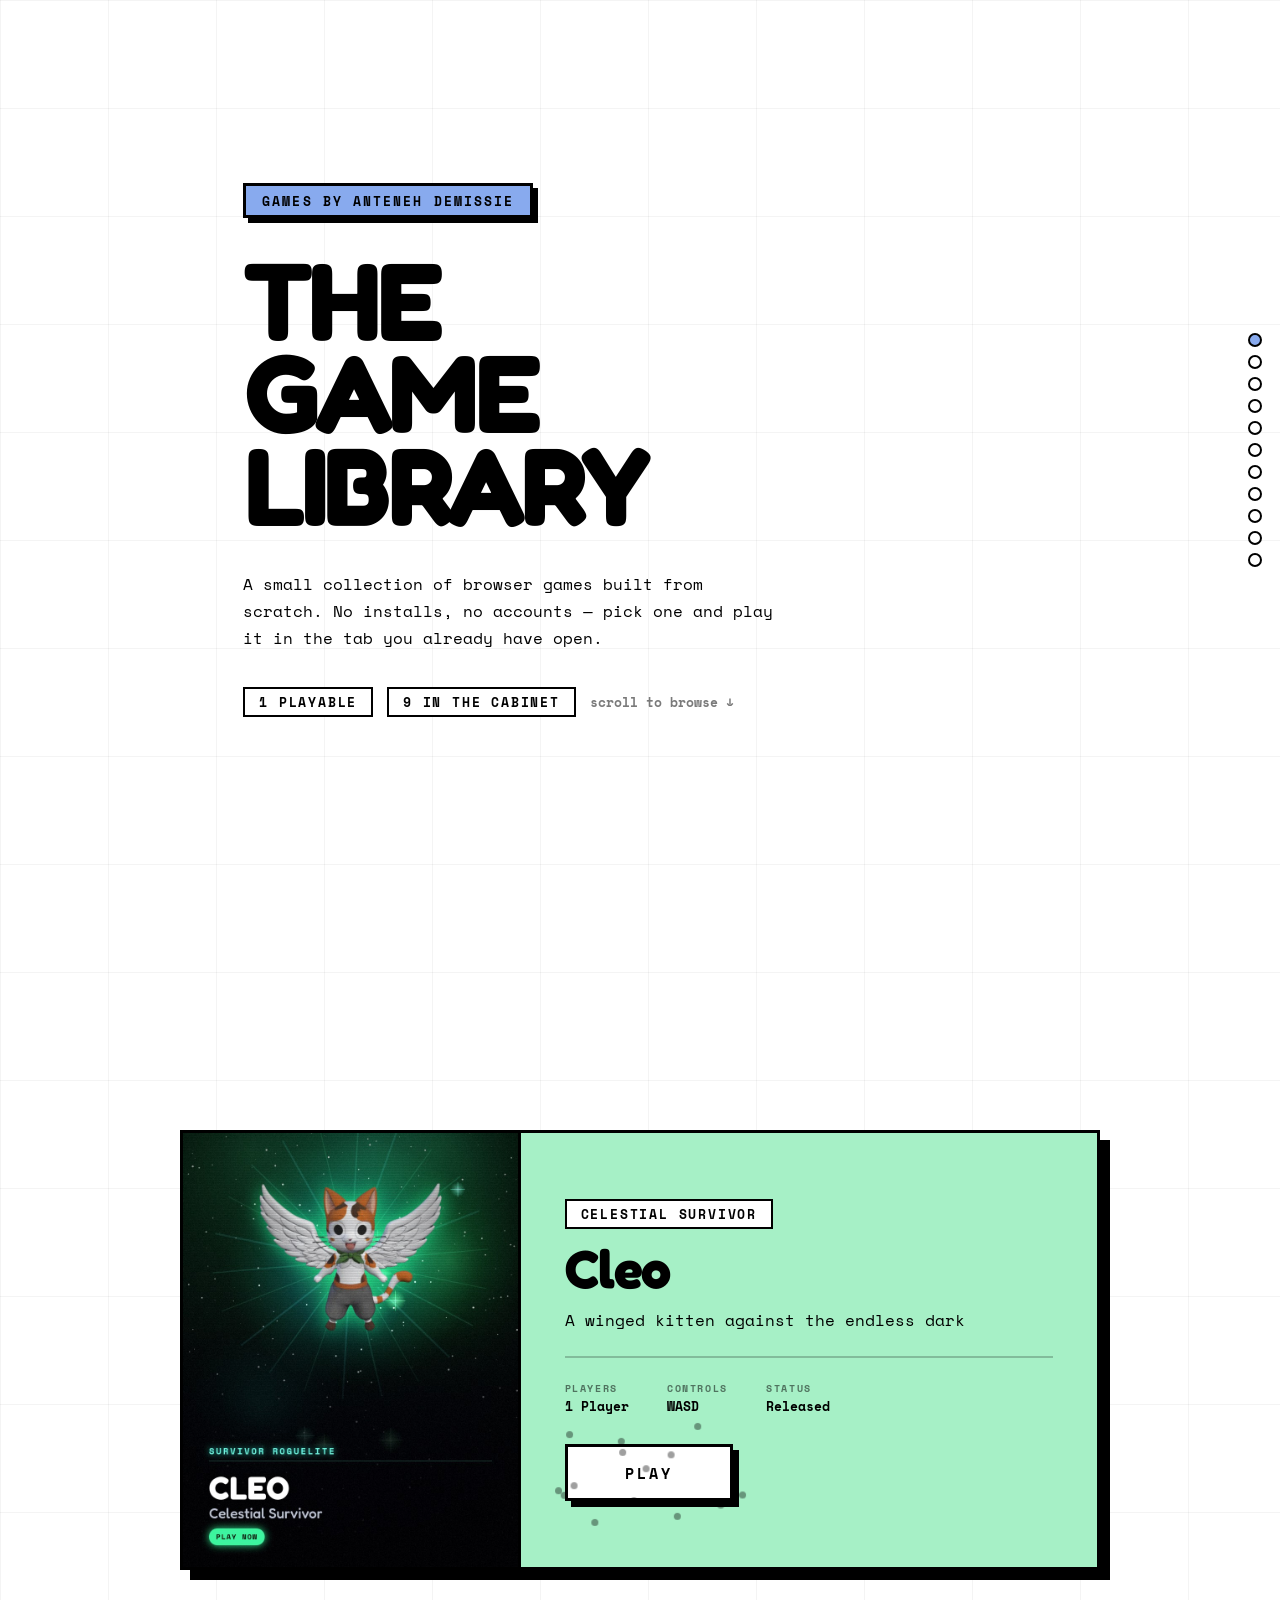
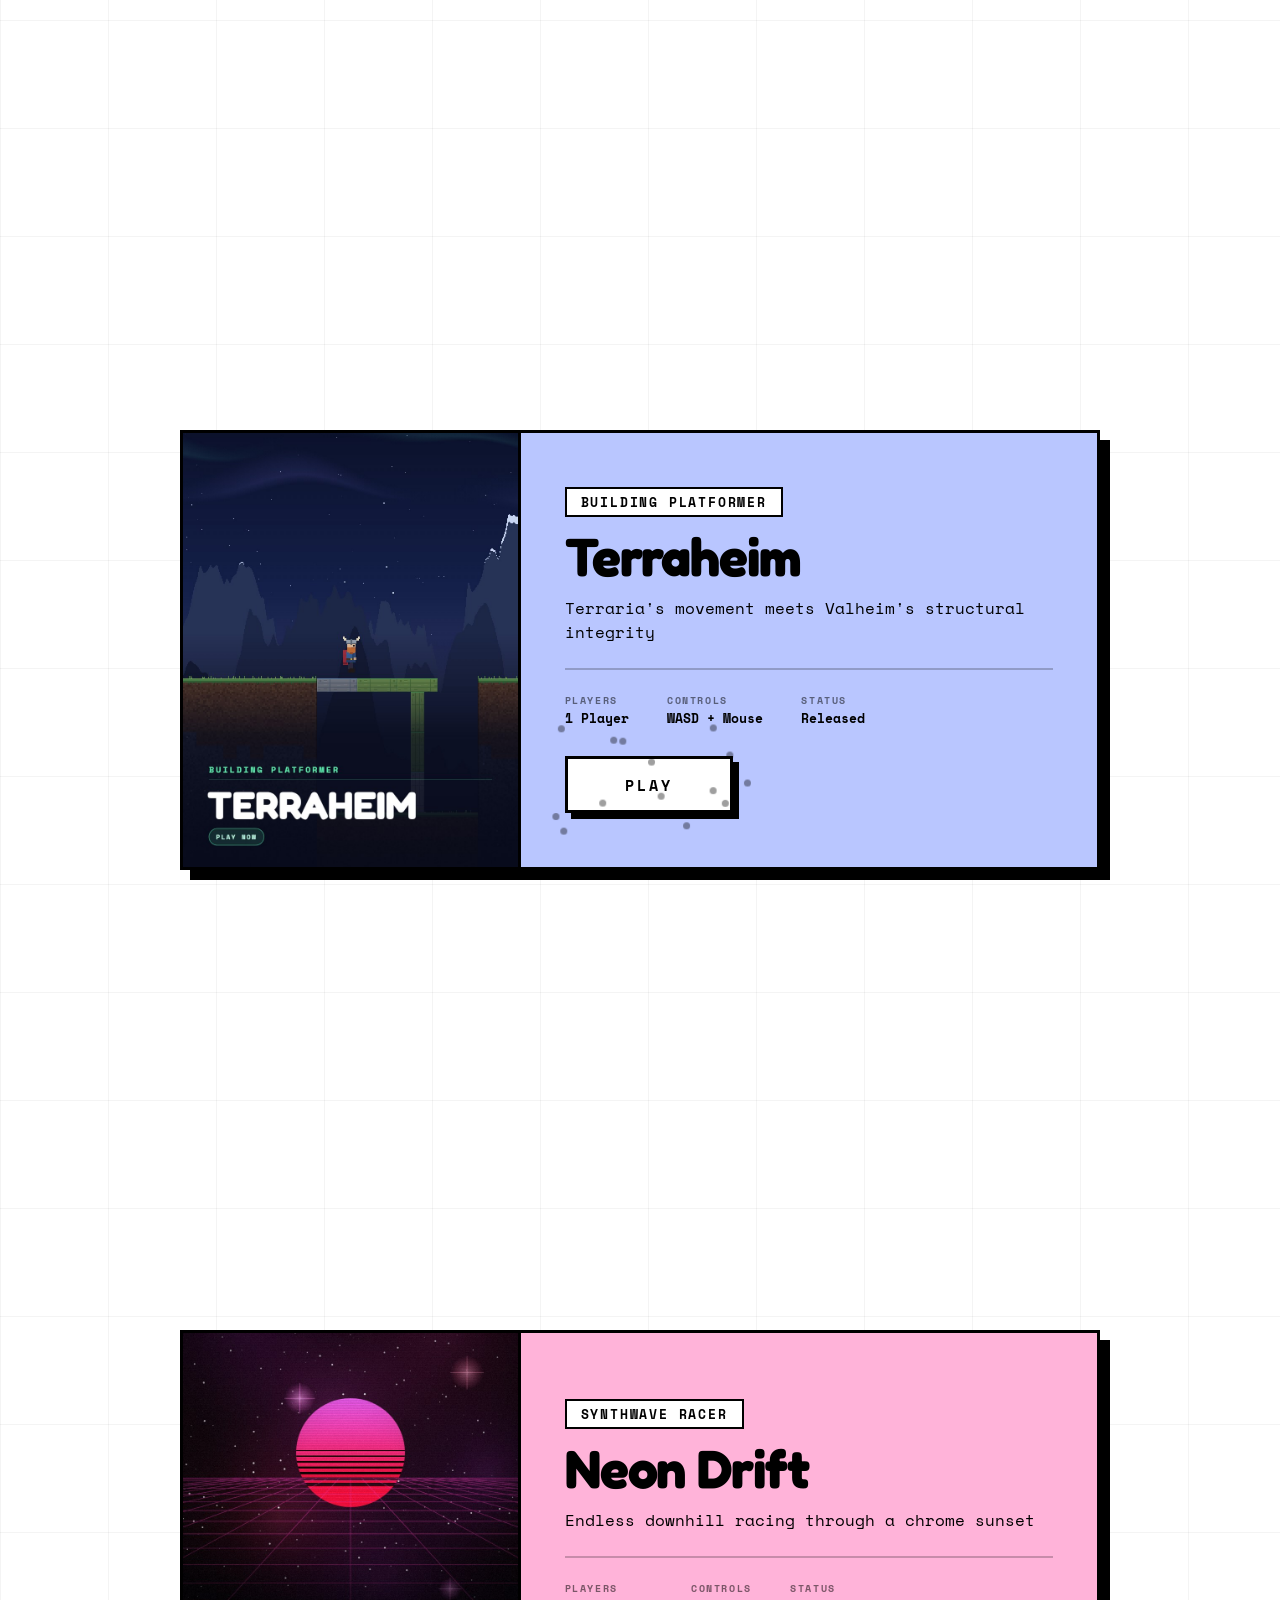
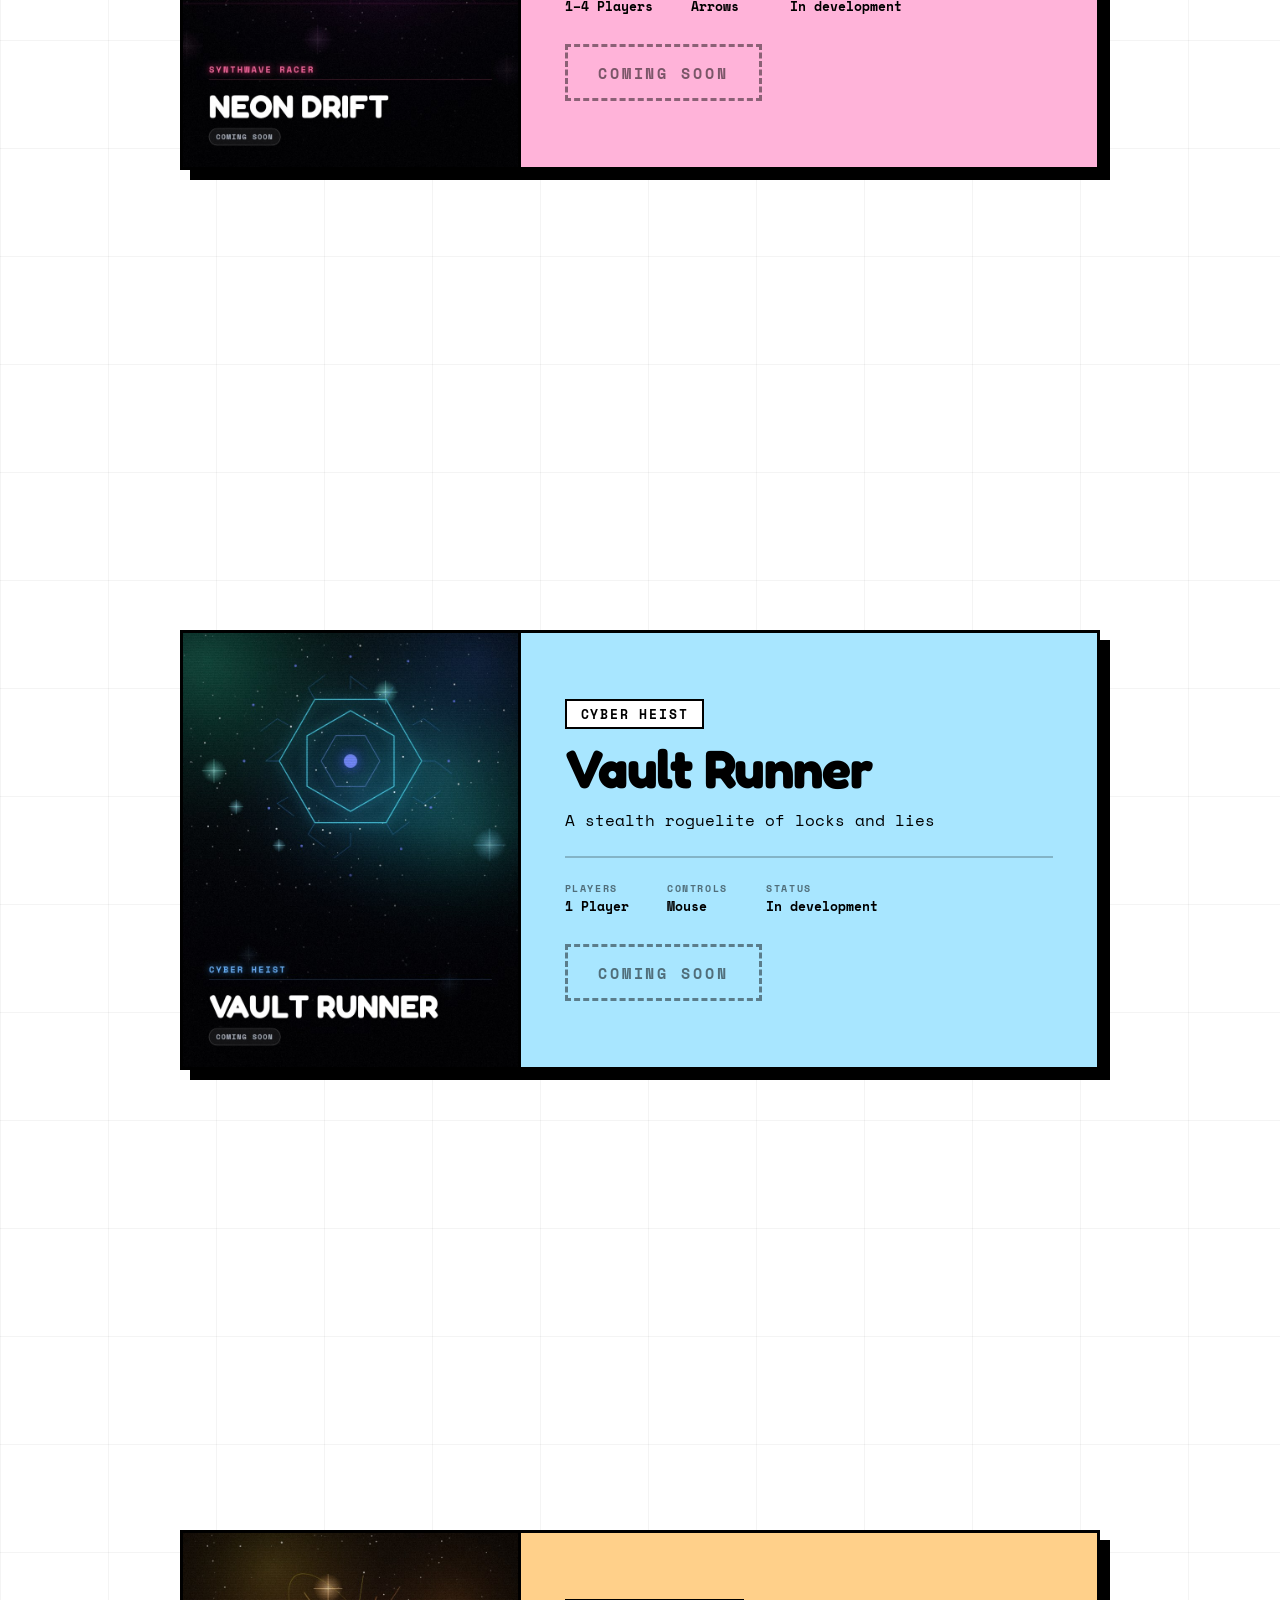
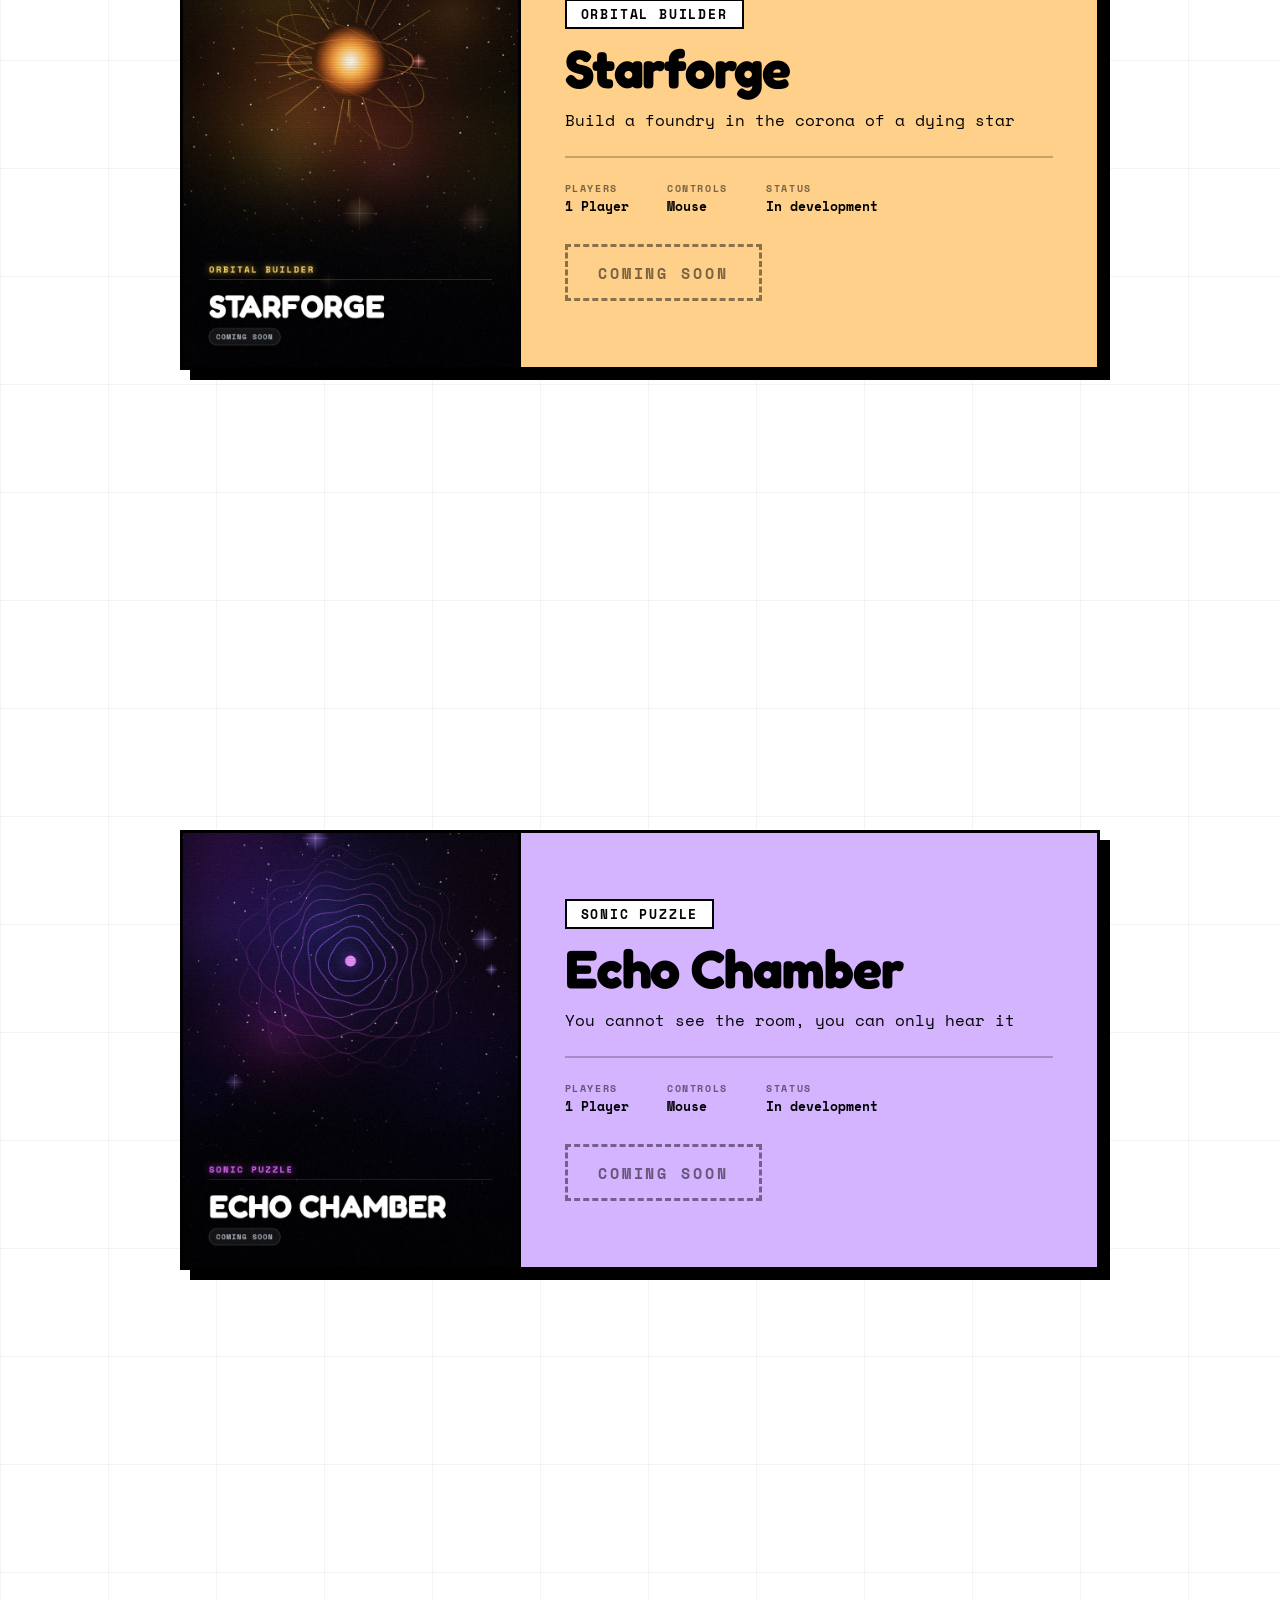
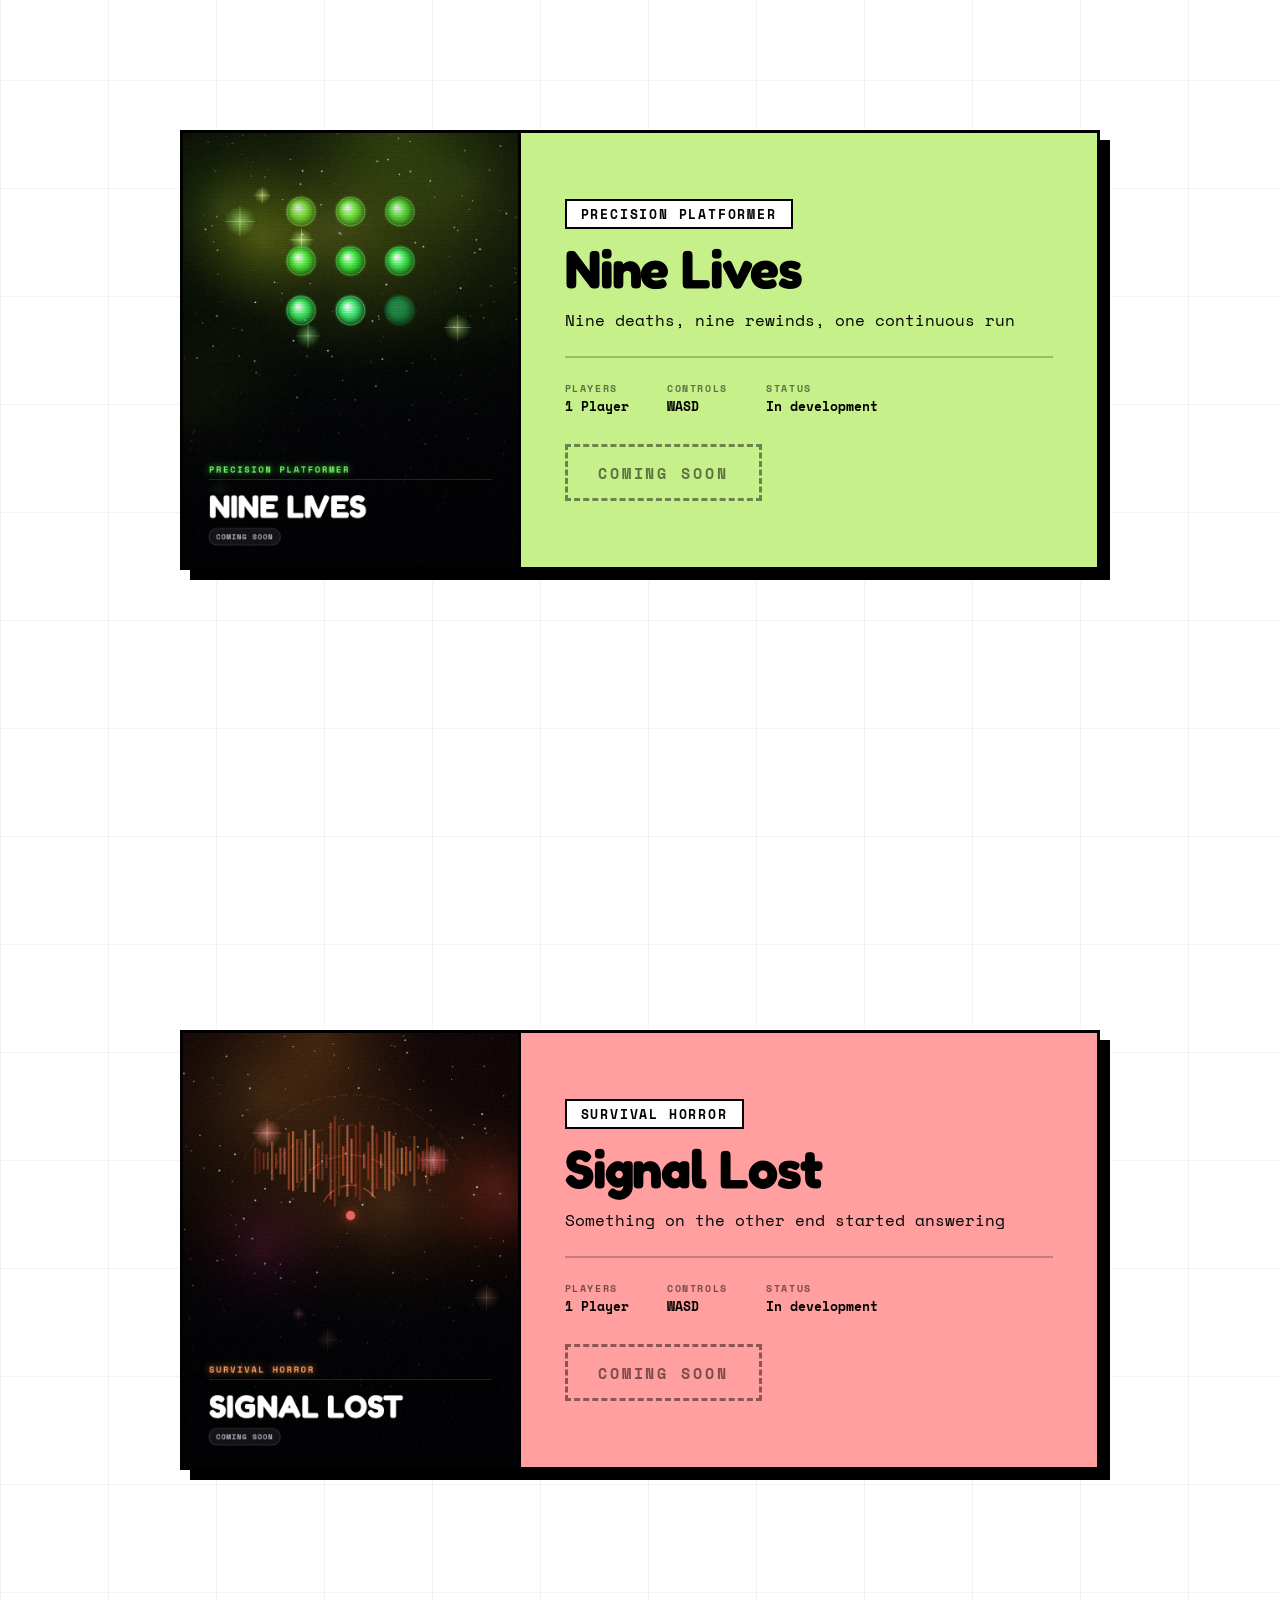
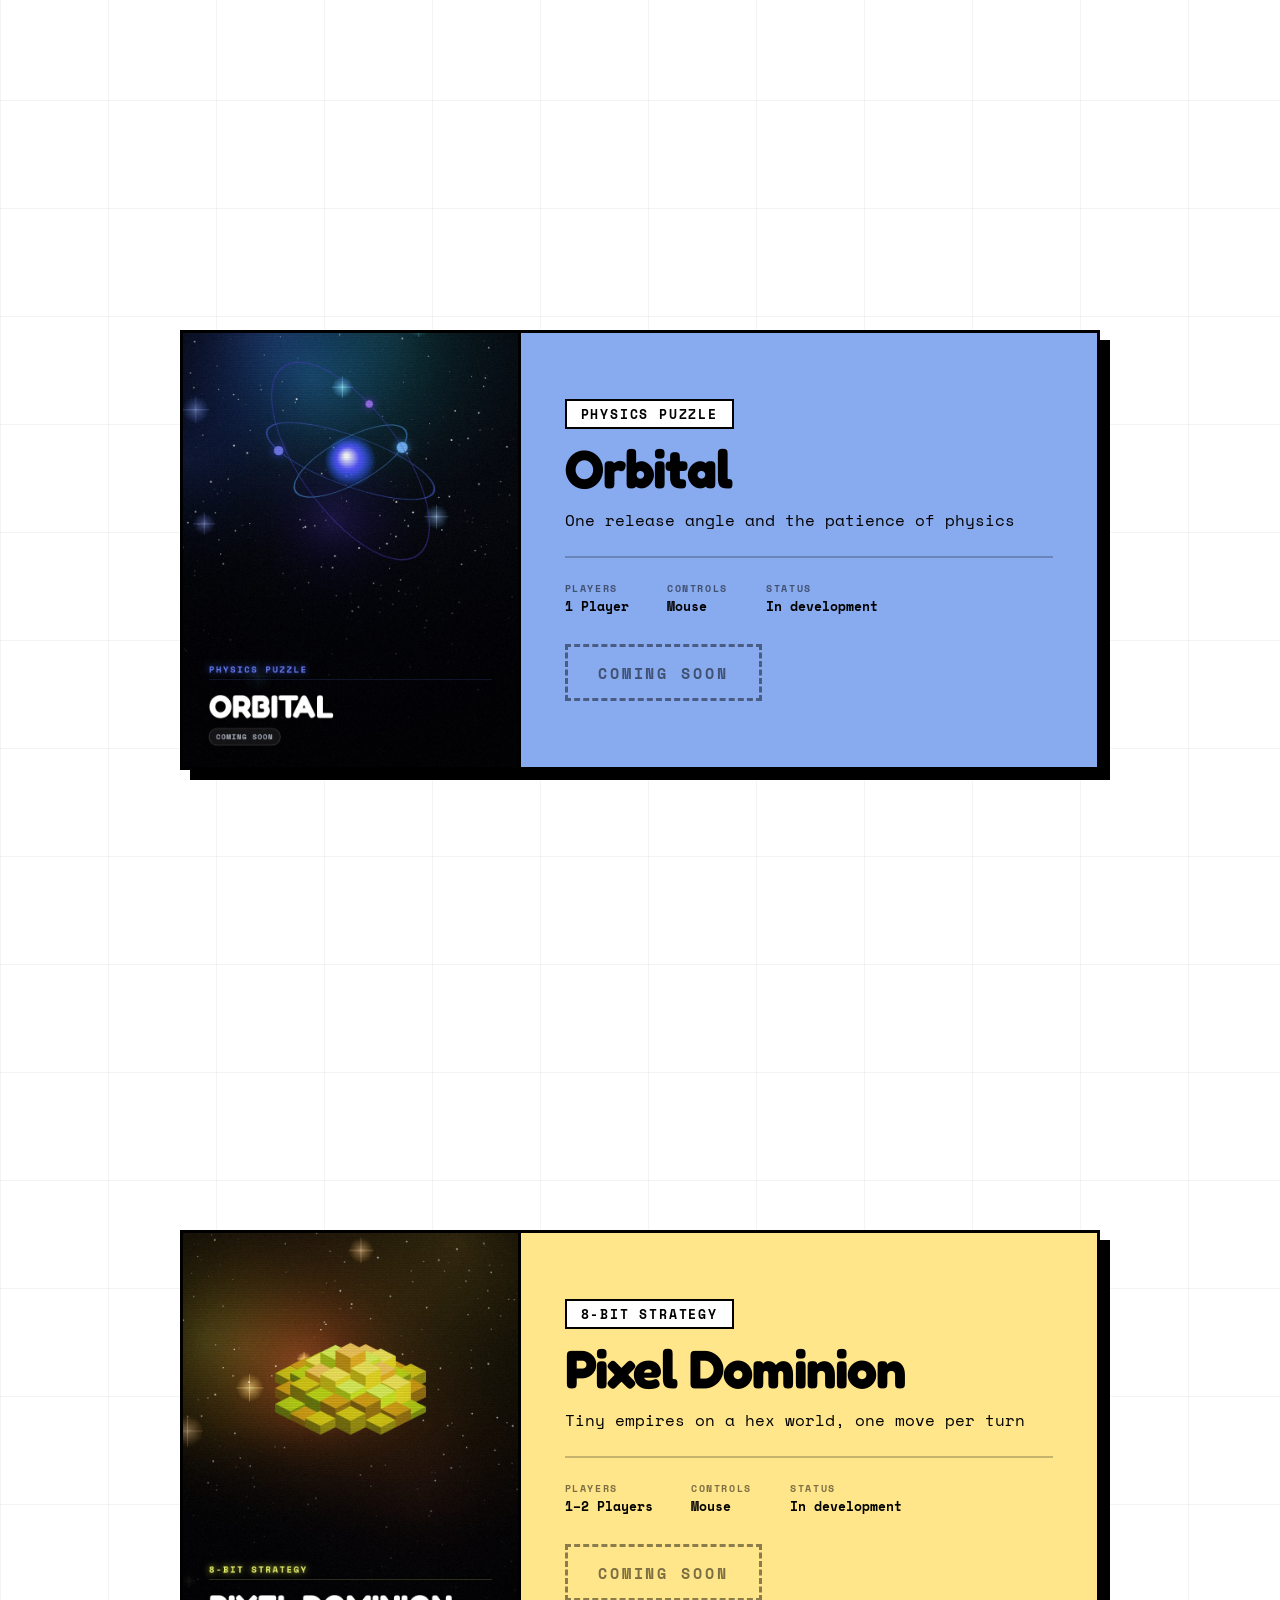
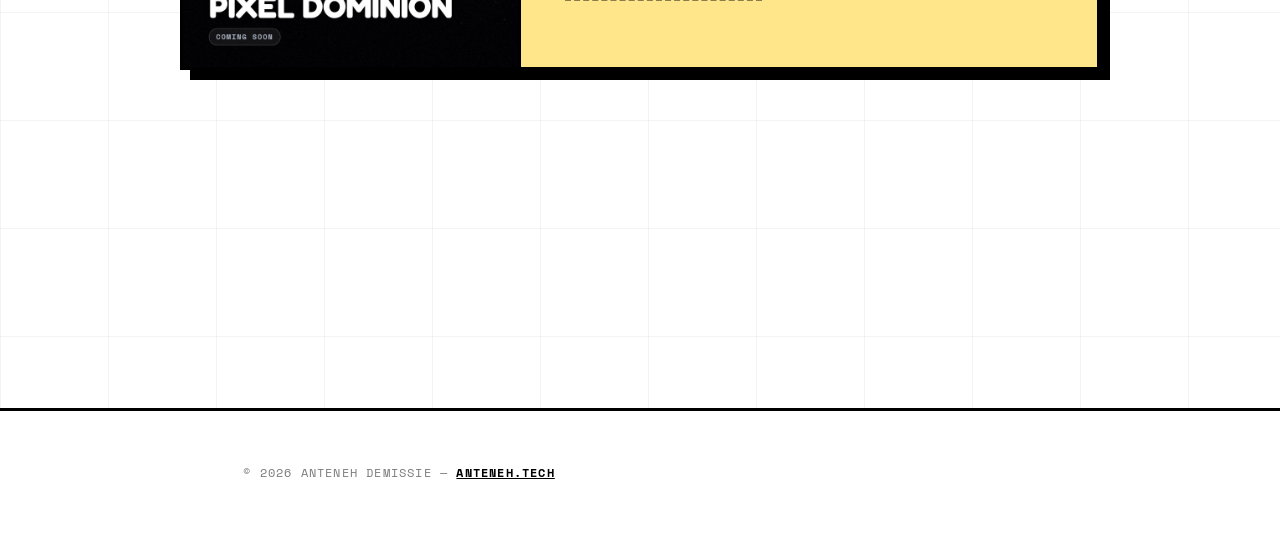
<file: index.html>
<!doctype html>
<html lang="en">
<head>
<meta charset="UTF-8">
<meta name="viewport" content="width=device-width, initial-scale=1">
<title>The Game Library — Anteneh Demissie</title>
<meta name="description" content="A small collection of browser games built from scratch by Anteneh Demissie. No installs, no accounts — pick one and play it in the tab you already have open.">
<link rel="canonical" href="https://games.anteneh.tech/">
<meta name="theme-color" content="#ffffff">
<meta name="color-scheme" content="light">
<link rel="icon" href="icon.svg" type="image/svg+xml">
<link rel="manifest" href="site.webmanifest">
<meta property="og:type" content="website">
<meta property="og:site_name" content="The Game Library">
<meta property="og:title" content="The Game Library — Anteneh Demissie">
<meta property="og:description" content="A small collection of browser games built from scratch. No installs, no accounts.">
<meta property="og:url" content="https://games.anteneh.tech/">
<meta property="og:image" content="https://games.anteneh.tech/og.png">
<meta property="og:image:width" content="1200">
<meta property="og:image:height" content="630">
<meta name="twitter:card" content="summary_large_image">
<meta name="twitter:title" content="The Game Library — Anteneh Demissie">
<meta name="twitter:description" content="A small collection of browser games built from scratch. No installs, no accounts.">
<meta name="twitter:image" content="https://games.anteneh.tech/og.png">
<link rel="preload" href="fonts/Fredoka-700.woff2" as="font" type="font/woff2" crossorigin>
<link rel="preload" href="fonts/SpaceMono-400.woff2" as="font" type="font/woff2" crossorigin>
<link rel="stylesheet" href="assets/css/site.css">
</head>
<body>
<a class="skip-link" href="#library">Skip to the games</a>

<header class="hero">
  <div class="hero__inner">
    <p class="badge">Games by Anteneh Demissie</p>
    <h1 class="hero__title"><span>The</span><span>Game</span><span>Library</span></h1>
    <p class="hero__lede">A small collection of browser games built from scratch. No installs,
      no accounts — pick one and play it in the tab you already have open.</p>
    <div class="hero__meta">
      <span class="chip">1 playable</span>
      <span class="chip">9 in the cabinet</span>
      <span class="hero__hint" aria-hidden="true">scroll to browse ↓</span>
    </div>
  </div>
</header>

<nav class="dotnav" aria-label="Library sections">
  <ul>
      <li><button type="button" aria-current="true" aria-label="Go to introduction"></button></li>
      <li><button type="button" aria-current="false" aria-label="Go to Cleo"></button></li>
      <li><button type="button" aria-current="false" aria-label="Go to Terraheim"></button></li>
      <li><button type="button" aria-current="false" aria-label="Go to Neon Drift"></button></li>
      <li><button type="button" aria-current="false" aria-label="Go to Vault Runner"></button></li>
      <li><button type="button" aria-current="false" aria-label="Go to Starforge"></button></li>
      <li><button type="button" aria-current="false" aria-label="Go to Echo Chamber"></button></li>
      <li><button type="button" aria-current="false" aria-label="Go to Nine Lives"></button></li>
      <li><button type="button" aria-current="false" aria-label="Go to Signal Lost"></button></li>
      <li><button type="button" aria-current="false" aria-label="Go to Orbital"></button></li>
      <li><button type="button" aria-current="false" aria-label="Go to Pixel Dominion"></button></li>
  </ul>
</nav>

<main id="library">
  <h2 class="visually-hidden">The games</h2>
  <div class="stack">
    <section class="scene" id="game-bonk" aria-labelledby="title-bonk">
      <article class="card" style="--accent: #A6F0C6">
        <div class="card__art">
          <img src="covers/bonk.jpg" alt="Cover art for Cleo"
               width="800" height="1200" loading="eager" decoding="async">
        </div>
        <div class="card__body">
          <p class="chip">Celestial Survivor</p>
          <h2 class="card__title" id="title-bonk">Cleo</h2>
          <p class="card__tagline">A winged kitten against the endless dark</p>
          <div class="card__rule" role="presentation"></div>
          <dl class="card__meta">
            <div><dt>Players</dt><dd>1 Player</dd></div>
            <div><dt>Controls</dt><dd>WASD</dd></div>
            <div><dt>Status</dt><dd>Released</dd></div>
          </dl>
          <div class="card__actions"><a class="magnetize" href="/bonk/"><span class="magnetize__label">Play</span><span class="visually-hidden"> Cleo</span></a></div>
        </div>
      </article>
    </section>
    <section class="scene" id="game-terraheim" aria-labelledby="title-terraheim">
      <article class="card" style="--accent: #B9C6FF">
        <div class="card__art">
          <img src="covers/terraheim.jpg" alt="Cover art for Terraheim"
               width="800" height="1200" loading="lazy" decoding="async">
        </div>
        <div class="card__body">
          <p class="chip">Building Platformer</p>
          <h2 class="card__title" id="title-terraheim">Terraheim</h2>
          <p class="card__tagline">Terraria's movement meets Valheim's structural integrity</p>
          <div class="card__rule" role="presentation"></div>
          <dl class="card__meta">
            <div><dt>Players</dt><dd>1 Player</dd></div>
            <div><dt>Controls</dt><dd>WASD + Mouse</dd></div>
            <div><dt>Status</dt><dd>Released</dd></div>
          </dl>
          <div class="card__actions"><a class="magnetize" href="/terraheim/"><span class="magnetize__label">Play</span><span class="visually-hidden"> Terraheim</span></a></div>
        </div>
      </article>
    </section>
    <section class="scene" id="game-neon-drift" aria-labelledby="title-neon-drift">
      <article class="card" style="--accent: #FFB3D9">
        <div class="card__art">
          <img src="covers/neon-drift.jpg" alt="Cover art for Neon Drift"
               width="800" height="1200" loading="lazy" decoding="async">
        </div>
        <div class="card__body">
          <p class="chip">Synthwave Racer</p>
          <h2 class="card__title" id="title-neon-drift">Neon Drift</h2>
          <p class="card__tagline">Endless downhill racing through a chrome sunset</p>
          <div class="card__rule" role="presentation"></div>
          <dl class="card__meta">
            <div><dt>Players</dt><dd>1–4 Players</dd></div>
            <div><dt>Controls</dt><dd>Arrows</dd></div>
            <div><dt>Status</dt><dd>In development</dd></div>
          </dl>
          <div class="card__actions"><span class="magnetize" role="button" tabindex="0" aria-disabled="true"><span class="magnetize__label">Coming soon</span></span></div>
        </div>
      </article>
    </section>
    <section class="scene" id="game-vault-runner" aria-labelledby="title-vault-runner">
      <article class="card" style="--accent: #A8E6FF">
        <div class="card__art">
          <img src="covers/vault-runner.jpg" alt="Cover art for Vault Runner"
               width="800" height="1200" loading="lazy" decoding="async">
        </div>
        <div class="card__body">
          <p class="chip">Cyber Heist</p>
          <h2 class="card__title" id="title-vault-runner">Vault Runner</h2>
          <p class="card__tagline">A stealth roguelite of locks and lies</p>
          <div class="card__rule" role="presentation"></div>
          <dl class="card__meta">
            <div><dt>Players</dt><dd>1 Player</dd></div>
            <div><dt>Controls</dt><dd>Mouse</dd></div>
            <div><dt>Status</dt><dd>In development</dd></div>
          </dl>
          <div class="card__actions"><span class="magnetize" role="button" tabindex="0" aria-disabled="true"><span class="magnetize__label">Coming soon</span></span></div>
        </div>
      </article>
    </section>
    <section class="scene" id="game-starforge" aria-labelledby="title-starforge">
      <article class="card" style="--accent: #FFD08A">
        <div class="card__art">
          <img src="covers/starforge.jpg" alt="Cover art for Starforge"
               width="800" height="1200" loading="lazy" decoding="async">
        </div>
        <div class="card__body">
          <p class="chip">Orbital Builder</p>
          <h2 class="card__title" id="title-starforge">Starforge</h2>
          <p class="card__tagline">Build a foundry in the corona of a dying star</p>
          <div class="card__rule" role="presentation"></div>
          <dl class="card__meta">
            <div><dt>Players</dt><dd>1 Player</dd></div>
            <div><dt>Controls</dt><dd>Mouse</dd></div>
            <div><dt>Status</dt><dd>In development</dd></div>
          </dl>
          <div class="card__actions"><span class="magnetize" role="button" tabindex="0" aria-disabled="true"><span class="magnetize__label">Coming soon</span></span></div>
        </div>
      </article>
    </section>
    <section class="scene" id="game-echo-chamber" aria-labelledby="title-echo-chamber">
      <article class="card" style="--accent: #D4B3FF">
        <div class="card__art">
          <img src="covers/echo-chamber.jpg" alt="Cover art for Echo Chamber"
               width="800" height="1200" loading="lazy" decoding="async">
        </div>
        <div class="card__body">
          <p class="chip">Sonic Puzzle</p>
          <h2 class="card__title" id="title-echo-chamber">Echo Chamber</h2>
          <p class="card__tagline">You cannot see the room, you can only hear it</p>
          <div class="card__rule" role="presentation"></div>
          <dl class="card__meta">
            <div><dt>Players</dt><dd>1 Player</dd></div>
            <div><dt>Controls</dt><dd>Mouse</dd></div>
            <div><dt>Status</dt><dd>In development</dd></div>
          </dl>
          <div class="card__actions"><span class="magnetize" role="button" tabindex="0" aria-disabled="true"><span class="magnetize__label">Coming soon</span></span></div>
        </div>
      </article>
    </section>
    <section class="scene" id="game-nine-lives" aria-labelledby="title-nine-lives">
      <article class="card" style="--accent: #C6F08A">
        <div class="card__art">
          <img src="covers/nine-lives.jpg" alt="Cover art for Nine Lives"
               width="800" height="1200" loading="lazy" decoding="async">
        </div>
        <div class="card__body">
          <p class="chip">Precision Platformer</p>
          <h2 class="card__title" id="title-nine-lives">Nine Lives</h2>
          <p class="card__tagline">Nine deaths, nine rewinds, one continuous run</p>
          <div class="card__rule" role="presentation"></div>
          <dl class="card__meta">
            <div><dt>Players</dt><dd>1 Player</dd></div>
            <div><dt>Controls</dt><dd>WASD</dd></div>
            <div><dt>Status</dt><dd>In development</dd></div>
          </dl>
          <div class="card__actions"><span class="magnetize" role="button" tabindex="0" aria-disabled="true"><span class="magnetize__label">Coming soon</span></span></div>
        </div>
      </article>
    </section>
    <section class="scene" id="game-signal-lost" aria-labelledby="title-signal-lost">
      <article class="card" style="--accent: #FF9F9F">
        <div class="card__art">
          <img src="covers/signal-lost.jpg" alt="Cover art for Signal Lost"
               width="800" height="1200" loading="lazy" decoding="async">
        </div>
        <div class="card__body">
          <p class="chip">Survival Horror</p>
          <h2 class="card__title" id="title-signal-lost">Signal Lost</h2>
          <p class="card__tagline">Something on the other end started answering</p>
          <div class="card__rule" role="presentation"></div>
          <dl class="card__meta">
            <div><dt>Players</dt><dd>1 Player</dd></div>
            <div><dt>Controls</dt><dd>WASD</dd></div>
            <div><dt>Status</dt><dd>In development</dd></div>
          </dl>
          <div class="card__actions"><span class="magnetize" role="button" tabindex="0" aria-disabled="true"><span class="magnetize__label">Coming soon</span></span></div>
        </div>
      </article>
    </section>
    <section class="scene" id="game-orbital" aria-labelledby="title-orbital">
      <article class="card" style="--accent: #88AAEE">
        <div class="card__art">
          <img src="covers/orbital.jpg" alt="Cover art for Orbital"
               width="800" height="1200" loading="lazy" decoding="async">
        </div>
        <div class="card__body">
          <p class="chip">Physics Puzzle</p>
          <h2 class="card__title" id="title-orbital">Orbital</h2>
          <p class="card__tagline">One release angle and the patience of physics</p>
          <div class="card__rule" role="presentation"></div>
          <dl class="card__meta">
            <div><dt>Players</dt><dd>1 Player</dd></div>
            <div><dt>Controls</dt><dd>Mouse</dd></div>
            <div><dt>Status</dt><dd>In development</dd></div>
          </dl>
          <div class="card__actions"><span class="magnetize" role="button" tabindex="0" aria-disabled="true"><span class="magnetize__label">Coming soon</span></span></div>
        </div>
      </article>
    </section>
    <section class="scene" id="game-pixel-dominion" aria-labelledby="title-pixel-dominion">
      <article class="card" style="--accent: #FFE68A">
        <div class="card__art">
          <img src="covers/pixel-dominion.jpg" alt="Cover art for Pixel Dominion"
               width="800" height="1200" loading="lazy" decoding="async">
        </div>
        <div class="card__body">
          <p class="chip">8-Bit Strategy</p>
          <h2 class="card__title" id="title-pixel-dominion">Pixel Dominion</h2>
          <p class="card__tagline">Tiny empires on a hex world, one move per turn</p>
          <div class="card__rule" role="presentation"></div>
          <dl class="card__meta">
            <div><dt>Players</dt><dd>1–2 Players</dd></div>
            <div><dt>Controls</dt><dd>Mouse</dd></div>
            <div><dt>Status</dt><dd>In development</dd></div>
          </dl>
          <div class="card__actions"><span class="magnetize" role="button" tabindex="0" aria-disabled="true"><span class="magnetize__label">Coming soon</span></span></div>
        </div>
      </article>
    </section>
  </div>
</main>

<footer class="site-footer">
  <p>&copy; 2026 Anteneh Demissie — <a href="https://anteneh.tech">anteneh.tech</a></p>
</footer>

<script src="assets/js/site.js" defer></script>
</body>
</html>
</file>
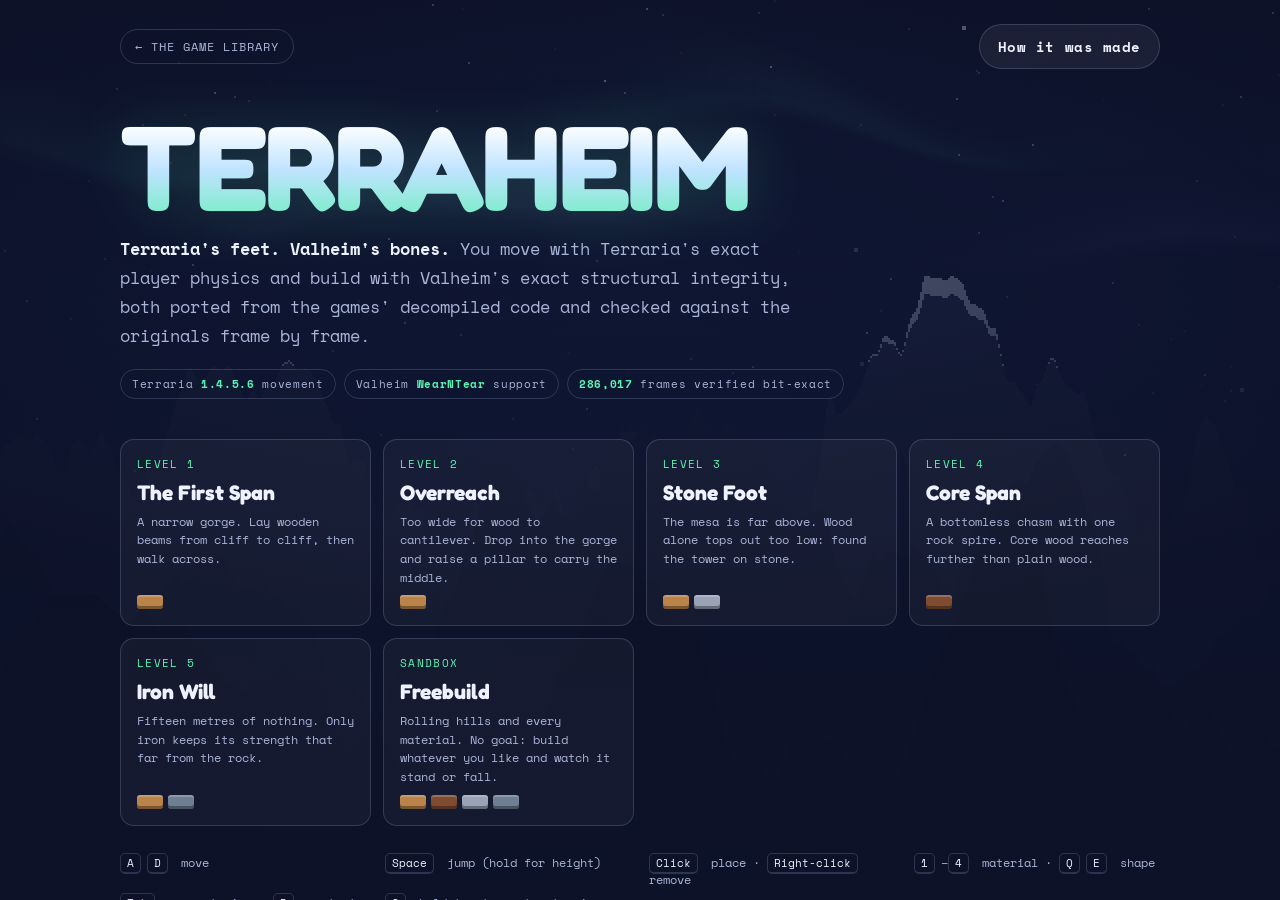
<file: terraheim/index.html>
<!doctype html>
<html lang="en">
<head>
<meta charset="UTF-8">
<meta name="viewport" content="width=device-width, initial-scale=1, viewport-fit=cover">
<title>Terraheim — The Game Library</title>
<meta name="description" content="A 2D building platformer that runs Terraria's player physics and Valheim's structural integrity, ported from the games' decompiled code and verified frame by frame.">
<meta name="theme-color" content="#0b1026">
<meta name="color-scheme" content="dark">
<link rel="icon" href="/icon.svg" type="image/svg+xml">
<style>
@font-face { font-family: 'Fredoka'; font-weight: 600; font-display: swap; src: url('/fonts/Fredoka-600.woff2') format('woff2'); }
@font-face { font-family: 'Fredoka'; font-weight: 700; font-display: swap; src: url('/fonts/Fredoka-700.woff2') format('woff2'); }
@font-face { font-family: 'Space Mono'; font-weight: 400; font-display: swap; src: url('/fonts/SpaceMono-400.woff2') format('woff2'); }
@font-face { font-family: 'Space Mono'; font-weight: 700; font-display: swap; src: url('/fonts/SpaceMono-700.woff2') format('woff2'); }

:root {
  --ink: #0b1026;
  --night: #131a36;
  --panel: rgba(11, 16, 38, 0.86);
  --panel-solid: #121935;
  --line: rgba(190, 210, 255, 0.18);
  --text: #eef2ff;
  --muted: #a9b4d6;
  --aurora: #5cf2b0;
  --frost: #9cc9ff;
  --ember: #ffb36b;
  --blood: #ff5d6c;
  --wood: #c08a50;
  --corewood: #8a5636;
  --stone: #a3acbf;
  --iron: #7f8fa3;
  --display: 'Fredoka', ui-rounded, system-ui, sans-serif;
  --mono: 'Space Mono', ui-monospace, 'Cascadia Mono', monospace;
  --r: 14px;
}
* { box-sizing: border-box; }
html, body { margin: 0; height: 100%; background: var(--ink); color: var(--text); overflow: hidden; overscroll-behavior: none; }
body { font-family: var(--mono); font-size: 14px; -webkit-font-smoothing: antialiased; touch-action: none; user-select: none; -webkit-user-select: none; }
button { font: inherit; color: inherit; }
:focus-visible { outline: 3px solid var(--aurora); outline-offset: 3px; }

#view { position: fixed; inset: 0; width: 100%; height: 100%; image-rendering: pixelated; image-rendering: crisp-edges; cursor: crosshair; display: block; }
.vignette { position: fixed; inset: 0; pointer-events: none; background: radial-gradient(120% 90% at 50% 45%, transparent 55%, rgba(4, 6, 18, 0.55) 100%); }
.flash { position: fixed; inset: 0; pointer-events: none; background: rgba(255, 60, 80, 0.32); opacity: 0; transition: opacity 0.35s ease-out; }
.flash.on { opacity: 1; transition: none; }

/* ---------- HUD ---------- */
.hud { position: fixed; inset: 0; pointer-events: none; padding: max(14px, env(safe-area-inset-top)) max(16px, env(safe-area-inset-right)) max(14px, env(safe-area-inset-bottom)) max(16px, env(safe-area-inset-left)); display: none; }
.hud.on { display: block; }
.hud > * { pointer-events: auto; }
.hud-top { display: flex; justify-content: space-between; align-items: flex-start; gap: 12px; }
.level-chip { background: var(--panel); border: 1px solid var(--line); border-radius: var(--r); padding: 10px 14px; max-width: min(460px, 60vw); backdrop-filter: blur(6px); }
.level-chip .eyebrow { font-size: 11px; letter-spacing: 0.14em; text-transform: uppercase; color: var(--aurora); }
.level-chip h2 { margin: 2px 0 4px; font-family: var(--display); font-weight: 700; font-size: 20px; letter-spacing: 0.01em; }
.level-chip p { margin: 0; color: var(--muted); font-size: 12px; line-height: 1.5; }
.top-right { display: flex; flex-direction: column; align-items: flex-end; gap: 8px; }
.hearts { display: flex; gap: 3px; background: var(--panel); border: 1px solid var(--line); border-radius: 999px; padding: 7px 11px; }
.heart { width: 18px; height: 16px; image-rendering: pixelated; }
.tools { display: flex; gap: 6px; }
.icon-btn { width: 40px; height: 40px; border-radius: 12px; border: 1px solid var(--line); background: var(--panel); display: grid; place-items: center; cursor: pointer; font-size: 15px; font-weight: 700; }
.icon-btn[aria-pressed="true"] { background: rgba(92, 242, 176, 0.18); border-color: rgba(92, 242, 176, 0.55); color: var(--aurora); }
.icon-btn:hover { border-color: rgba(190, 210, 255, 0.45); }

.hotbar { position: absolute; left: 50%; bottom: max(14px, env(safe-area-inset-bottom)); transform: translateX(-50%); display: flex; gap: 10px; align-items: stretch; }
.slots { display: flex; gap: 6px; background: var(--panel); border: 1px solid var(--line); border-radius: var(--r); padding: 6px; backdrop-filter: blur(6px); }
.slot { position: relative; width: 62px; height: 58px; border-radius: 10px; border: 2px solid transparent; background: rgba(255, 255, 255, 0.04); cursor: pointer; display: flex; flex-direction: column; align-items: center; justify-content: center; gap: 3px; padding: 0; }
.slot[aria-pressed="true"] { border-color: var(--aurora); background: rgba(92, 242, 176, 0.12); }
.slot:disabled { opacity: 0.32; cursor: not-allowed; }
.slot .key { position: absolute; top: 3px; left: 6px; font-size: 10px; color: var(--muted); }
.slot .count { position: absolute; top: 3px; right: 6px; font-size: 11px; font-weight: 700; }
.slot .label { font-size: 10px; color: var(--muted); margin-top: 8px; }
.swatch { width: 26px; height: 14px; border-radius: 3px; box-shadow: inset 0 -3px 0 rgba(0, 0, 0, 0.35), inset 0 2px 0 rgba(255, 255, 255, 0.2); }
.shape-icon { display: block; background: var(--text); opacity: 0.85; border-radius: 2px; }

.legend { position: absolute; left: max(16px, env(safe-area-inset-left)); bottom: max(14px, env(safe-area-inset-bottom)); background: var(--panel); border: 1px solid var(--line); border-radius: var(--r); padding: 10px 12px; font-size: 11px; color: var(--muted); display: none; width: 210px; }
.legend.on { display: block; }
.legend strong { color: var(--text); font-weight: 700; display: block; margin-bottom: 6px; letter-spacing: 0.06em; }
.legend .bar { height: 10px; border-radius: 5px; background: linear-gradient(90deg, rgb(255,0,0), rgb(230,210,40) 50%, rgb(70,225,110)); margin: 6px 0 4px; }
.legend .row { display: flex; justify-content: space-between; }
.legend .max { display: flex; align-items: center; gap: 6px; margin-top: 6px; }
.legend .max i { width: 14px; height: 10px; border-radius: 3px; background: rgb(153, 204, 255); display: inline-block; }

.tip { position: absolute; left: 50%; top: 50%; transform: translate(-50%, -50%); pointer-events: none; display: none; }
.cursor-note { position: fixed; pointer-events: none; font-size: 11px; background: rgba(11, 16, 38, 0.9); border: 1px solid var(--line); border-radius: 8px; padding: 4px 8px; color: var(--text); transform: translate(14px, 14px); white-space: nowrap; display: none; }
.cursor-note.bad { color: #ffb0b8; border-color: rgba(255, 93, 108, 0.5); }

.toast { position: fixed; left: 50%; top: 18%; transform: translate(-50%, 0); background: var(--panel); border: 1px solid var(--line); border-radius: 14px; line-height: 1.5; width: max-content; padding: 9px 16px; font-size: 13px; opacity: 0; transition: opacity 0.3s, transform 0.3s; pointer-events: none; max-width: 90vw; text-align: center; }
.toast.on { opacity: 1; transform: translate(-50%, -6px); }

/* ---------- touch controls ---------- */
.touch { display: none; }
@media (pointer: coarse) {
  .touch.on { display: block; }
  .hotbar { bottom: calc(max(14px, env(safe-area-inset-bottom)) + 4px); }
}
.pad { position: fixed; bottom: calc(max(14px, env(safe-area-inset-bottom)) + 78px); display: flex; gap: 10px; pointer-events: auto; }
.pad.left { left: max(14px, env(safe-area-inset-left)); }
.pad.right { right: max(14px, env(safe-area-inset-right)); }
.pad button { width: 58px; height: 58px; border-radius: 18px; border: 1px solid var(--line); background: rgba(11, 16, 38, 0.6); font-size: 22px; font-weight: 700; touch-action: none; }
.pad button.held { background: rgba(92, 242, 176, 0.25); border-color: var(--aurora); }
.pad button[aria-pressed="true"] { background: rgba(255, 93, 108, 0.25); border-color: var(--blood); }

/* ---------- screens ---------- */
.screen { position: fixed; inset: 0; display: none; overflow-y: auto; padding: max(24px, env(safe-area-inset-top)) 16px max(24px, env(safe-area-inset-bottom)); background: radial-gradient(140% 100% at 50% 0%, rgba(19, 26, 54, 0.55), rgba(11, 16, 38, 0.92) 70%); touch-action: pan-y; }
.screen.on { display: block; }
.wrap { max-width: 1040px; margin: 0 auto; }
.brand { display: flex; align-items: center; justify-content: space-between; gap: 12px; margin-bottom: clamp(18px, 5vh, 48px); }
.back { color: var(--muted); text-decoration: none; font-size: 12px; letter-spacing: 0.08em; text-transform: uppercase; border: 1px solid var(--line); border-radius: 999px; padding: 8px 14px; }
.back:hover { color: var(--text); border-color: rgba(190, 210, 255, 0.45); }
.title { font-family: var(--display); font-weight: 700; font-size: clamp(3rem, 11vw, 7.5rem); line-height: 0.86; letter-spacing: -0.02em; margin: 0; background: linear-gradient(180deg, #ffffff 10%, #bfe3ff 55%, #5cf2b0 120%); -webkit-background-clip: text; background-clip: text; color: transparent; filter: drop-shadow(0 6px 30px rgba(92, 242, 176, 0.18)); }
.tagline { font-size: clamp(14px, 1.6vw, 17px); color: var(--muted); max-width: 40em; line-height: 1.7; margin: 18px 0 0; }
.tagline b { color: var(--text); font-weight: 700; }
.badges { display: flex; flex-wrap: wrap; gap: 8px; margin-top: 18px; }
.badge { font-size: 11px; letter-spacing: 0.06em; border: 1px solid var(--line); border-radius: 999px; padding: 6px 11px; color: var(--muted); }
.badge b { color: var(--aurora); font-weight: 700; }
.grid { display: grid; grid-template-columns: repeat(auto-fill, minmax(230px, 1fr)); gap: 12px; margin-top: clamp(22px, 5vh, 40px); }
.card { text-align: left; background: rgba(255, 255, 255, 0.035); border: 1px solid var(--line); border-radius: var(--r); padding: 16px; cursor: pointer; transition: transform 0.18s, border-color 0.18s, background 0.18s; min-height: 150px; display: flex; flex-direction: column; gap: 8px; }
.card:hover { transform: translateY(-2px); border-color: rgba(92, 242, 176, 0.5); background: rgba(92, 242, 176, 0.06); }
.card .num { font-size: 11px; color: var(--aurora); letter-spacing: 0.12em; }
.card h3 { margin: 0; font-family: var(--display); font-weight: 700; font-size: 21px; }
.card p { margin: 0; font-size: 12px; color: var(--muted); line-height: 1.55; flex: 1; }
.card .mats { display: flex; gap: 5px; align-items: center; }
.card .done { font-size: 11px; color: var(--aurora); }
.row-actions { display: flex; flex-wrap: wrap; gap: 10px; margin-top: 22px; }
.btn { border: 1px solid var(--line); background: rgba(255, 255, 255, 0.06); border-radius: 999px; padding: 11px 18px; cursor: pointer; font-weight: 700; letter-spacing: 0.04em; }
.btn.primary { background: var(--aurora); color: var(--ink); border-color: var(--aurora); }
.btn:hover { filter: brightness(1.08); }
.controls { display: grid; grid-template-columns: repeat(auto-fill, minmax(220px, 1fr)); gap: 6px 18px; margin-top: 28px; font-size: 12px; color: var(--muted); }
.controls kbd { font-family: var(--mono); font-size: 11px; color: var(--text); border: 1px solid var(--line); border-bottom-width: 2px; border-radius: 5px; padding: 1px 6px; margin-right: 6px; }

.about h2 { font-family: var(--display); font-size: clamp(1.6rem, 4vw, 2.4rem); margin: 0 0 8px; }
.about h3 { font-family: var(--display); font-size: 20px; margin: 26px 0 8px; color: var(--frost); }
.about p, .about li { color: var(--muted); line-height: 1.7; font-size: 13px; }
.about b, .about code { color: var(--text); }
.about code { font-family: var(--mono); font-size: 12px; background: rgba(255,255,255,0.06); padding: 1px 5px; border-radius: 4px; }
.about table { border-collapse: collapse; width: 100%; font-size: 12px; margin: 8px 0; }
.about th, .about td { text-align: left; padding: 7px 10px; border-bottom: 1px solid var(--line); }
.about th { color: var(--text); font-weight: 700; }
.about td { color: var(--muted); }
.table-scroll { overflow-x: auto; }

.dialog { position: fixed; inset: 0; display: none; place-items: center; background: rgba(4, 6, 18, 0.62); padding: 16px; }
.dialog.on { display: grid; }
.dialog .box { background: var(--panel-solid); border: 1px solid var(--line); border-radius: 18px; padding: 26px; width: min(440px, 100%); text-align: center; box-shadow: 0 30px 80px rgba(0, 0, 0, 0.5); }
.dialog h2 { font-family: var(--display); font-size: 34px; margin: 0 0 6px; }
.dialog p { color: var(--muted); margin: 0 0 6px; line-height: 1.6; }
.dialog .stats { display: flex; justify-content: center; gap: 22px; margin: 16px 0 6px; }
.dialog .stats div { font-size: 11px; color: var(--muted); letter-spacing: 0.08em; text-transform: uppercase; }
.dialog .stats b { display: block; font-size: 22px; color: var(--text); letter-spacing: 0; font-family: var(--display); }
.dialog .row-actions { justify-content: center; }

.loading { position: fixed; inset: 0; display: grid; place-items: center; background: var(--ink); font-size: 12px; letter-spacing: 0.2em; color: var(--muted); text-transform: uppercase; z-index: 10; transition: opacity 0.4s; }
.loading.done { opacity: 0; pointer-events: none; }
.sr-only { position: absolute; width: 1px; height: 1px; padding: 0; margin: -1px; overflow: hidden; clip: rect(0, 0, 0, 0); border: 0; }

@media (max-width: 700px) {
  .level-chip p { display: none; }
  .slot { width: 46px; height: 46px; }
  .slot .label { display: none; }
  .slot:disabled { display: none; }          /* only this level's materials */
  .hotbar { gap: 6px; }
  .slots { padding: 4px; gap: 4px; }
  .legend { display: none !important; }
}
@media (max-width: 520px) {
  .hud-top { flex-wrap: wrap; }
  .level-chip { flex: 1 1 100%; max-width: none; padding: 8px 12px; }
  .level-chip h2 { font-size: 16px; margin: 0; }
  .top-right { flex-direction: row; width: 100%; justify-content: space-between; align-items: center; }
  .icon-btn { width: 36px; height: 36px; }
  .heart { width: 14px; height: 12px; }
  .hearts { padding: 6px 9px; }
  .toast { top: 26%; }
}
@media (min-width: 1800px) and (min-height: 1000px) {
  .hud, .toast, .cursor-note, .dialog .box { zoom: 1.35; }
}
@media (max-height: 520px) {
  .level-chip p { display: none; }
  .title { font-size: clamp(2.4rem, 9vw, 4rem); }
}
@media (prefers-reduced-motion: reduce) {
  .card, .toast, .flash { transition: none; }
}
</style>
</head>
<body>
<canvas id="view" aria-label="Terraheim game view" role="img"></canvas>
<div class="vignette" aria-hidden="true"></div>
<div class="flash" id="flash" aria-hidden="true"></div>
<div class="loading" id="loading" aria-live="polite">Raising the world…</div>

<!-- HUD -->
<div class="hud" id="hud">
  <div class="hud-top">
    <div class="level-chip">
      <div class="eyebrow" id="hud-eyebrow">Level 1</div>
      <h2 id="hud-name">The First Span</h2>
      <p id="hud-brief"></p>
    </div>
    <div class="top-right">
      <div class="hearts" id="hearts" role="img" aria-label="Life 100 of 100"></div>
      <div class="tools">
        <button class="icon-btn" id="btn-support" aria-pressed="false" title="Support view (Tab)" aria-label="Toggle support view">◫</button>
        <button class="icon-btn" id="btn-sound" aria-pressed="true" title="Sound (M)" aria-label="Toggle sound">♪</button>
        <button class="icon-btn" id="btn-restart" title="Restart level (R)" aria-label="Restart level">↻</button>
        <button class="icon-btn" id="btn-menu" title="Menu (Esc)" aria-label="Open menu">☰</button>
      </div>
    </div>
  </div>
  <div class="legend" id="legend" aria-hidden="true">
    <strong>STRUCTURAL SUPPORT</strong>
    <div class="max"><i></i> full support (touching ground)</div>
    <div class="bar"></div>
    <div class="row"><span>failing</span><span>strong</span></div>
  </div>
  <div class="hotbar">
    <div class="slots" id="mat-slots" role="group" aria-label="Materials"></div>
    <div class="slots" id="shape-slots" role="group" aria-label="Shapes"></div>
  </div>
</div>
<div class="cursor-note" id="cursor-note" aria-hidden="true"></div>
<div class="toast" id="toast" role="status" aria-live="polite"></div>

<div class="touch" id="touch" aria-hidden="true">
  <div class="pad left"><button data-hold="left">◀</button><button data-hold="right">▶</button></div>
  <div class="pad right"><button id="touch-remove" aria-pressed="false" title="Remove mode">✕</button><button data-hold="jump">▲</button></div>
</div>

<!-- Title / level select -->
<section class="screen on" id="screen-menu" aria-labelledby="game-title">
  <div class="wrap">
    <div class="brand">
      <a class="back" href="/">← The Game Library</a>
      <button class="btn" id="btn-about">How it was made</button>
    </div>
    <h1 class="title" id="game-title">TERRAHEIM</h1>
    <p class="tagline"><b>Terraria's feet. Valheim's bones.</b> You move with Terraria's exact player physics and build with Valheim's exact structural integrity, both ported from the games' decompiled code and checked against the originals frame by frame.</p>
    <div class="badges">
      <span class="badge">Terraria <b>1.4.5.6</b> movement</span>
      <span class="badge">Valheim <b>WearNTear</b> support</span>
      <span class="badge"><b>286,017</b> frames verified bit-exact</span>
    </div>
    <div class="grid" id="level-grid"></div>
    <div class="controls" aria-label="Controls">
      <div><kbd>A</kbd><kbd>D</kbd> move</div>
      <div><kbd>Space</kbd> jump (hold for height)</div>
      <div><kbd>Click</kbd> place · <kbd>Right-click</kbd> remove</div>
      <div><kbd>1</kbd>–<kbd>4</kbd> material · <kbd>Q</kbd><kbd>E</kbd> shape</div>
      <div><kbd>Tab</kbd> support view · <kbd>R</kbd> restart</div>
      <div><kbd>S</kbd> hold to stop auto-stepping</div>
    </div>
  </div>
</section>

<!-- How it was made -->
<section class="screen about" id="screen-about" aria-labelledby="about-title">
  <div class="wrap">
    <div class="brand">
      <button class="back" id="about-back">← Back</button>
    </div>
    <h2 id="about-title">How it was made</h2>
    <p>Terraheim is a mechanics port, the safest of the three AI modding approaches: no original code, art or sound ships here, only the <b>rules and numbers</b>, read out of the games and re-expressed in JavaScript. Both games were decompiled locally with ILSpy from copies we own. Terraria is a .NET/XNA executable and Valheim's logic lives in a Unity Mono assembly, so both decompile to readable C#.</p>

    <h3>Terraria — the player</h3>
    <p>The vanilla path of <code>Player.Update</code> for an unequipped player on dry ground, in Terraria's exact order: stat reset, fall damage, <code>HorizontalMovement</code>, <code>JumpMovement</code>, gravity, step smoothing, <code>StepDown</code> / <code>StepUp</code>, <code>DryCollision</code> → <code>Collision.TileCollision</code>, <code>SlopingCollision</code>, <code>BordersMovement</code>. It runs at 60 ticks a second in 32-bit floats, like the original.</p>
    <div class="table-scroll"><table>
      <tr><th>Rule</th><th>Value (px / tick)</th></tr>
      <tr><td>Run acceleration · top speed</td><td>0.08 · 3</td></tr>
      <tr><td>Friction on ground · in air</td><td>0.2 · 0.1</td></tr>
      <tr><td>Jump speed, held for</td><td>5.01, up to 15 ticks</td></tr>
      <tr><td>Gravity · terminal velocity</td><td>0.4 · 10.01 (10 + 0.01 every tick)</td></tr>
      <tr><td>Auto step-up</td><td>one tile, ≤ 16.1 px</td></tr>
      <tr><td>Fall damage</td><td>(tiles fallen − 25) × 10</td></tr>
    </table></div>

    <h3>Valheim — the structure</h3>
    <p><code>WearNTear.UpdateSupport</code>: each piece takes the best support it can get from the pieces it touches. A neighbour <i>d</i> metres away passes on <code>support × (1 − loss × (d + 0.1))</code>, with the loss blended between horizontal and vertical by the angle to the contact point. Two contacts on opposite sides (≥ 100° apart) average their support, which is why a bridge held at both ends outlasts a cantilever. Anything touching the ground has full support. Below its minimum a piece takes 100% of its health as damage on the next wear tick. <code>WearNTearUpdater</code> visits every piece about once a second, so collapses ripple outward in one-second waves.</p>
    <div class="table-scroll"><table>
      <tr><th>Material</th><th>Max support</th><th>Min support</th><th>Horizontal loss</th><th>Vertical loss</th></tr>
      <tr><td>Wood</td><td>100</td><td>10</td><td>0.2 / m</td><td>0.125 / m</td></tr>
      <tr><td>Core wood</td><td>140</td><td>10</td><td>1/6 / m</td><td>0.1 / m</td></tr>
      <tr><td>Stone</td><td>1000</td><td>100</td><td>1 / m</td><td>0.125 / m</td></tr>
      <tr><td>Iron</td><td>1500</td><td>20</td><td>1/13 / m</td><td>1/13 / m</td></tr>
    </table></div>
    <p>Two quirks are ported on purpose. A new piece starts at full support until its first update. A piece destroyed mid-frame still reports full support to its neighbours until Unity actually removes it at the end of the frame.</p>

    <h3>Proving it</h3>
    <p>A test harness copied the relevant methods <b>verbatim</b> out of the decompilation into a C# program, with small stand-ins for the engine types, and ran them side by side with this JavaScript across 280 scenarios: random terrain and inputs, staircases, ceilings, lethal falls, randomly built and demolished structures, and a player walking on bridges as they collapse. Every position, velocity, jump counter, support value and collapse matched <b>bit for bit</b> on all 286,017 frames. Each level also ships with a reference solution that the simulator proves stands within budget.</p>

    <h3>The bridge between them</h3>
    <p>One metre is 1.5 Terraria tiles, so a 2 m Valheim beam is 3 tiles long. Pieces are written into Terraria's tile map, so you walk on them with Terraria's real collision. Each frame runs the Terraria tick, then Valheim's wear updater, then Unity's end-of-frame destruction. Your build reach is Valheim's 5 m.</p>
    <p style="margin-top:22px">Not affiliated with or endorsed by Re-Logic or Iron Gate. Terraria and Valheim are trademarks of their respective owners.</p>
  </div>
</section>

<!-- Pause -->
<div class="dialog" id="dlg-pause" role="dialog" aria-modal="true" aria-labelledby="pause-title">
  <div class="box">
    <h2 id="pause-title">Paused</h2>
    <p id="pause-level"></p>
    <div class="row-actions">
      <button class="btn primary" data-act="resume">Resume</button>
      <button class="btn" data-act="restart">Restart level</button>
      <button class="btn" data-act="levels">Levels</button>
    </div>
  </div>
</div>
<!-- Win -->
<div class="dialog" id="dlg-win" role="dialog" aria-modal="true" aria-labelledby="win-title">
  <div class="box">
    <h2 id="win-title">Crossed!</h2>
    <p id="win-text"></p>
    <div class="stats">
      <div><b id="win-time">0:00</b>time</div>
      <div><b id="win-pieces">0</b>pieces standing</div>
      <div><b id="win-lost">0</b>collapsed</div>
    </div>
    <div class="row-actions">
      <button class="btn primary" data-act="next">Next level</button>
      <button class="btn" data-act="stay">Keep building</button>
      <button class="btn" data-act="levels">Levels</button>
    </div>
  </div>
</div>
<!-- Death -->
<div class="dialog" id="dlg-dead" role="dialog" aria-modal="true" aria-labelledby="dead-title">
  <div class="box">
    <h2 id="dead-title">You fell</h2>
    <p id="dead-text"></p>
    <div class="row-actions">
      <button class="btn primary" data-act="respawn">Respawn (keep build)</button>
      <button class="btn" data-act="restart">Restart level</button>
    </div>
  </div>
</div>

<script>
/*SIM-BEGIN*/
/* ==========================================================================
   TERRAHEIM SIMULATION CORE
   Two mechanics ported from decompiled game code into one deterministic sim.

   1. Player movement + tile collision — Terraria 1.4.5.6 (Terraria.exe)
      Player.Update / HorizontalMovement / JumpMovement / DryCollision /
      SlopingCollision / BordersMovement, Collision.TileCollision / StepUp /
      StepDown / SlopeCollision / WalkDownSlope.
   2. Structural integrity — Valheim (assembly_valheim.dll)
      WearNTear.UpdateSupport / UpdateWear / GetMaterialProperties /
      GetSupportColorValue / Highlight, WearNTearUpdater.

   Both games compute in IEEE single precision, so every float operation here
   is rounded with Math.fround to stay bit-identical with the originals.
   No original code, art or audio ships with this file: only the rules and
   the numbers, re-expressed in JavaScript.
   ========================================================================== */
const SIM = (() => {
  'use strict';
  const f = Math.fround;
  const trunc = Math.trunc;

  const TILE = 16;            // Terraria world units per tile
  const MARGIN = 44;          // tiles of border so Terraria's world-edge rules never touch play
  const PX_PER_M = 24;        // our scale: 1 Valheim metre = 1.5 Terraria tiles

  /* ------------------------------------------------------------------------
     World: a Terraria tile map. Terrain and building pieces are both solid
     full blocks (no slopes, half bricks, platforms or liquid).
     ------------------------------------------------------------------------ */
  function createWorld(levelW, levelH) {
    const maxX = levelW + MARGIN * 2;
    const maxY = levelH + MARGIN * 2;
    const w = {
      maxTilesX: maxX,
      maxTilesY: maxY,
      leftWorld: 0,
      topWorld: 0,
      rightWorld: maxX * TILE,
      bottomWorld: maxY * TILE,
      terrain: new Uint8Array(maxX * maxY),
      piece: new Int32Array(maxX * maxY).fill(-1),
      levelW, levelH,
    };
    // Everything outside the level rectangle is bedrock, except the open sky
    // directly above the level.
    for (let j = 0; j < maxY; j++) {
      for (let i = 0; i < maxX; i++) {
        const inLevelX = i >= MARGIN && i < MARGIN + levelW;
        const aboveOrIn = j < MARGIN + levelH;
        if (!(inLevelX && aboveOrIn)) w.terrain[j * maxX + i] = 1;
      }
    }
    return w;
  }

  // Tile.nactive() && Main.tileSolid[type] for our tile set.
  function solid(w, i, j) {
    if (i < 0 || j < 0 || i >= w.maxTilesX || j >= w.maxTilesY) return true;
    const k = j * w.maxTilesX + i;
    return w.terrain[k] === 1 || w.piece[k] >= 0;
  }

  // WorldGen.InWorld
  function inWorld(w, x, y, fluff) {
    return !(x < fluff || x >= w.maxTilesX - fluff || y < fluff || y >= w.maxTilesY - fluff);
  }

  function clampI(v, lo, hi) { return v > hi ? hi : (v < lo ? lo : v); }

  /* ------------------------------------------------------------------------
     Collision (static class in Terraria). `up` / `down` are static flags that
     the player code reads after the most recent TileCollision call.
     ------------------------------------------------------------------------ */
  const Collision = { up: false, down: false };

  // Collision.TileCollision — full-block branch set (slope()==0, !halfBrick,
  // !tileSolidTop for every tile in this world).
  function tileCollision(w, Px, Py, Vx, Vy, Width, Height, gravDir) {
    Collision.up = false;
    Collision.down = false;
    let rX = Vx, rY = Vy;
    const vecX = Vx, vecY = Vy;
    const v2X = f(Px + Vx), v2Y = f(Py + Vy);
    const v3X = Px, v3Y = Py;
    let value = trunc(f(Px / 16)) - 1;
    let value2 = trunc(f(f(Px + Width) / 16)) + 2;
    let value3 = trunc(f(Py / 16)) - 1;
    let value4 = trunc(f(f(Py + Height) / 16)) + 2;
    let num = -1, num2 = -1, num3 = -1, num4 = -1;
    const num5 = clampI(value, 0, w.maxTilesX - 1);
    value2 = clampI(value2, 0, w.maxTilesX - 1);
    value3 = clampI(value3, 0, w.maxTilesY - 40);
    value4 = clampI(value4, 0, w.maxTilesY - 40);
    let num6 = (value4 + 3) * 16;
    for (let i = num5; i < value2; i++) {
      for (let j = value3; j < value4; j++) {
        if (!solid(w, i, j)) continue;
        const t4X = i * 16, t4Y = j * 16;
        const num7 = 16;
        if (!(f(v2X + Width) > t4X) || !(v2X < t4X + 16) || !(f(v2Y + Height) > t4Y) || !(v2Y < t4Y + num7)) continue;
        if (f(v3Y + Height) <= t4Y) {
          Collision.down = true;
          if (num6 > t4Y) {
            num3 = i;
            num4 = j;
            if (num3 !== num) {
              rY = f(f(t4Y - f(v3Y + Height)) + (gravDir === -1 ? f(-0.01) : 0));
              num6 = t4Y;
            }
          }
        } else if (f(v3X + Width) <= t4X) {
          num = i;
          num2 = j;
          if (num2 !== num4) rX = f(t4X - f(v3X + Width));
          if (num3 === num) rY = vecY;
        } else if (v3X >= t4X + 16) {
          num = i;
          num2 = j;
          if (num2 !== num4) rX = f(f(t4X + 16) - v3X);
          if (num3 === num) rY = vecY;
        } else if (v3Y >= t4Y + num7) {
          Collision.up = true;
          num3 = i;
          num4 = j;
          rY = f(f(f(t4Y + num7) - v3Y) + (gravDir === 1 ? f(0.01) : 0));
          if (num4 === num2) rX = vecX;
        }
      }
    }
    return [rX, rY];
  }

  // Collision.WalkDownSlope — with no sloped tiles it returns its input unchanged.
  // Kept as an explicit call so the order of operations mirrors Player.Update.
  function walkDownSlope(Px, Py, Vx, Vy) { return [Px, Py, Vx, Vy]; }

  // Collision.SlopeCollision — for full blocks the tile loop never acts, but the
  // trailing zero-velocity TileCollision still runs and resets up/down.
  function slopeCollision(w, Px, Py, Vx, Vy, Width, Height) {
    let p2X = Px, p2Y = Py;
    let v3X = Vx, v3Y = Vy;
    const velX = f(p2X - Px), velY = f(p2Y - Py);
    const r = tileCollision(w, Px, Py, velX, velY, Width, Height, 1);
    if (r[1] > velY) {
      p2Y = f(Py + r[1]);
      v3X = 0; v3Y = 0;
      Collision.up = false;
    } else if (r[1] < velY) {
      p2Y = f(Py + r[1]);
      v3X = 0; v3Y = 0;
    }
    return [p2X, p2Y, v3X, v3Y];
  }

  // Utils.FloatIntersect
  function floatIntersect(r1x, r1y, r1w, r1h, r2x, r2y, r2w, r2h) {
    return !(r1x > f(r2x + r2w) || r1y > f(r2y + r2h) || f(r1x + r1w) < r2x || f(r1y + r1h) < r2y);
  }

  // Collision.StepDown (waterWalk = false)
  function stepDown(w, p) {
    const width = p.width, height = p.height;
    const vX = f(p.posX + p.velX);
    const vY = f(f(f(Math.floor(f(f(p.posY + height) / 16))) * 16) - height);
    const num = trunc(f(vX / 16));
    const num2 = trunc(f(f(vX + width) / 16));
    const num3 = trunc(f(f(f(vY + height) + 4) / 16));
    const num4 = trunc(height / 16) + ((height % 16 !== 0) ? 1 : 0);
    let num5 = (num3 + num4) * 16;
    const num6 = f(f(w.bottomWorld / 16) - 42);
    for (let i = num; i <= num2; i++) {
      for (let j = num3; j <= num3 + 1; j++) {
        if (!inWorld(w, i, j, 1)) continue;
        if (j >= num6 || solid(w, i, j)) {
          const num9 = j * 16;
          if (floatIntersect(i * 16, j * 16 - 17, 16, 16, p.posX, p.posY, width, height) && num9 < num5) num5 = num9;
        }
      }
    }
    const num10 = f(num5 - f(p.posY + height));
    if (num10 > 7 && num10 < 17) {
      p.stepSpeed = f(1.5);
      if (num10 > 9) p.stepSpeed = f(2.5);
      p.gfxOffY = f(p.gfxOffY + f(f(p.posY + height) - num5));
      p.posY = f(num5 - height);
    }
  }

  // Collision.StepUp (gravDir = 1)
  function stepUp(w, p) {
    const width = p.width, height = p.height;
    let num = 0;
    if (p.velX < 0) num = -1;
    if (p.velX > 0) num = 1;
    const vX = f(p.posX + p.velX), vY = p.posY;
    const num2 = trunc(f(f(f(vX + trunc(width / 2)) + (trunc(width / 2) + 1) * num) / 16));
    const num3 = trunc(f(f(f(vY + height) - 1) / 16));
    const num4 = trunc(height / 16) + ((height % 16 !== 0) ? 1 : 0);
    if (!inWorld(w, num2, num3, 1) || num3 >= w.maxTilesY - 40) return;
    for (let i = 1; i < num4 + 2; i++) if (!inWorld(w, num2, num3 - i, 0)) return;
    if (!inWorld(w, num2 - num, num3 - num4, 0)) return;
    let flag = true;
    for (let j = 2; j < num4 + 1; j++) {
      if (!inWorld(w, num2, num3 - j, 0)) return;
      flag = flag && !solid(w, num2, num3 - j);
    }
    const flag2 = !solid(w, num2 - num, num3 - num4);
    const flag3 = !solid(w, num2, num3 - 1);
    const flag4 = solid(w, num2, num3);
    if (!(num2 * 16 < f(vX + width)) || !(num2 * 16 + 16 > vX)) return;
    if (!(flag4 && flag3 && flag && flag2)) return;
    const num5 = num3 * 16;
    if (!(num5 < f(vY + height))) return;
    const num6 = f(f(vY + height) - num5);
    if (num6 <= 16.1) {
      p.gfxOffY = f(p.gfxOffY + f(f(p.posY + height) - num5));
      p.posY = f(num5 - height);
      p.stepSpeed = num6 < 9 ? 1 : 2;
    }
  }

  /* ------------------------------------------------------------------------
     Player — the vanilla path of Player.Update for an unequipped player on dry
     ground with no mount, wings, buffs or accessories (gravDir = 1).
     ------------------------------------------------------------------------ */
  function createPlayer(w, spawnTileX, spawnTileY) {
    const p = {
      width: 20, height: 42,
      posX: 0, posY: 0, velX: 0, velY: 0,
      direction: 1,
      jump: 0, releaseJump: false,
      gfxOffY: 0, stepSpeed: 1,
      fallStart: 0,
      statLife: 100, statLifeMax: 100,
      dead: false,
      // per-tick stats, re-seeded every Update
      maxFallSpeed: 10, gravity: f(0.4), jumpHeight: 15, jumpSpeed: f(5.01),
      maxRunSpeed: 3, runAcceleration: f(0.08), runSlowdown: f(0.2), accRunSpeed: 3,
      lastFallDamage: 0,
    };
    spawnPlayer(p, spawnTileX, spawnTileY);
    return p;
  }

  // Player.Spawn: feet on the spawn tile's top edge, centred on the tile.
  function spawnPlayer(p, tx, ty) {
    p.posX = f(tx * 16 + 8 - trunc(p.width / 2));
    p.posY = f(ty * 16 - p.height);
    p.velX = 0; p.velY = 0;
    p.jump = 0; p.releaseJump = false;
    p.gfxOffY = 0; p.stepSpeed = 1;
    p.fallStart = trunc(f(p.posY / 16));
    p.statLife = p.statLifeMax;
    p.dead = false;
  }

  function hurt(p, damage) {
    // Player.Hurt with 0 defence: CalculateDamagePlayersTake leaves it unchanged.
    p.lastFallDamage = damage;
    p.statLife -= damage;
    if (p.statLife <= 0) { p.statLife = 0; p.dead = true; }
  }

  // Player.HorizontalMovement (vanilla branches)
  function horizontalMovement(p, c) {
    const num5 = (c.right ? 1 : 0) - (c.left ? 1 : 0);
    if (num5 !== 0) p.direction = num5;                       // ChangeDir
    if (c.left && p.velX > -p.maxRunSpeed) {
      if (p.velX > p.runSlowdown) p.velX = f(p.velX - p.runSlowdown);
      p.velX = f(p.velX - p.runAcceleration);
    } else if (c.right && p.velX < p.maxRunSpeed) {
      if (p.velX < -p.runSlowdown) p.velX = f(p.velX + p.runSlowdown);
      p.velX = f(p.velX + p.runAcceleration);
    } else if (c.left && p.velX > -p.accRunSpeed) {
      // accRunSpeed == maxRunSpeed without boots: unreachable, kept for parity
      if (p.velY === 0) {
        if (p.velX > p.runSlowdown) p.velX = f(p.velX - p.runSlowdown);
        p.velX = f(p.velX - f(p.runAcceleration * f(0.2)));
      }
    } else if (c.right && p.velX < p.accRunSpeed) {
      if (p.velY === 0) {
        if (p.velX < -p.runSlowdown) p.velX = f(p.velX + p.runSlowdown);
        p.velX = f(p.velX + f(p.runAcceleration * f(0.2)));
      }
    } else if (p.velY === 0) {
      if (p.velX > p.runSlowdown) p.velX = f(p.velX - p.runSlowdown);
      else if (p.velX < -p.runSlowdown) p.velX = f(p.velX + p.runSlowdown);
      else p.velX = 0;
    } else {
      const half = f(p.runSlowdown * 0.5);
      if (p.velX > p.runSlowdown * 0.5) p.velX = f(p.velX - half);
      else if (p.velX < -p.runSlowdown * 0.5) p.velX = f(p.velX + half);
      else p.velX = 0;
    }
  }

  // Player.JumpMovement (vanilla branches)
  function jumpMovement(p, c) {
    if (c.jump) {
      if (p.jump > 0) {
        if (p.velY === 0) p.jump = 0;
        else { p.velY = f(f(0 - p.jumpSpeed) * 1); p.jump--; }
      } else if (p.velY === 0 && p.releaseJump) {
        p.velY = f(f(0 - p.jumpSpeed) * 1);
        p.jump = p.jumpHeight;
        p.justJumped = true;
      }
      p.releaseJump = false;
    } else {
      p.jump = 0;
      p.releaseJump = true;
    }
  }

  // Player.DryCollision (velocity never exceeds 16 for an unequipped player,
  // so the sub-stepping branch is unreachable and is not ported).
  function dryCollision(w, p) {
    const r = tileCollision(w, p.posX, p.posY, p.velX, p.velY, p.width, p.height, 1);
    p.velX = r[0]; p.velY = r[1];
    if (Collision.up) p.jump = 0;
    p.posX = f(p.posX + p.velX);
    p.posY = f(p.posY + p.velY);
  }

  // Player.SlopingCollision
  function slopingCollision(w, p) {
    const v = slopeCollision(w, p.posX, p.posY, p.velX, p.velY, p.width, p.height);
    p.posX = v[0]; p.posY = v[1]; p.velX = v[2]; p.velY = v[3];
  }

  // Player.BordersMovement (non-remix world)
  function bordersMovement(w, p) {
    const num = 640;
    const num2 = f(w.leftWorld + num);
    if (p.posX < num2) { p.posX = num2; p.velX = 0; }
    const num3 = f(f(w.rightWorld - num) - p.width);
    if (p.posX > num3) { p.posX = num3; p.velX = 0; }
    if (p.posY < f(w.topWorld + num)) {
      p.posY = f(w.topWorld + num);
      if (p.velY < f(0.11)) p.velY = f(0.11);
    }
    if (p.posY > f(w.bottomWorld - num)) {
      if (!p.dead) { p.statLife = 0; p.dead = true; }
      p.posY = f(w.bottomWorld - num);
      p.velY = 0;
    }
  }

  // One Terraria tick (60 per second). `c` = {left,right,jump,down,up}.
  function playerTick(w, p, c0) {
    const c = { left: !!c0.left, right: !!c0.right, jump: !!c0.jump, down: !!c0.down, up: !!c0.up };
    if (c.left && c.right) { c.left = false; c.right = false; }
    p.justJumped = false;
    p.lastFallDamage = 0;

    // Update(): per-tick stat reset
    p.maxFallSpeed = 10;
    p.gravity = f(0.4);
    p.jumpHeight = 15;
    p.jumpSpeed = f(5.01);
    p.maxRunSpeed = 3;
    p.runAcceleration = f(0.08);
    p.runSlowdown = f(0.2);
    p.accRunSpeed = p.maxRunSpeed;
    p.maxFallSpeed = f(p.maxFallSpeed + f(0.01));
    p.gravity = f(p.gravity * 1);          // space-gravity factor is 1 at the surface

    // Fall damage, evaluated with last tick's velocity
    if (p.velY === 0) {
      const num9 = 25;
      const num10 = trunc(f(p.posY / 16)) - p.fallStart;
      if (num10 > num9) {
        const dmg = trunc(f(num10 - num9)) * 10;
        if (dmg > 0) hurt(p, dmg);
      }
      p.fallStart = trunc(f(p.posY / 16));
    }
    if (p.jump > 0) p.fallStart = trunc(f(p.posY / 16));

    p.runAcceleration = f(p.runAcceleration * 1);   // * moveSpeed
    p.maxRunSpeed = f(p.maxRunSpeed * 1);
    horizontalMovement(p, c);
    jumpMovement(p, c);

    // Gravity
    p.velY = f(p.velY + f(p.gravity * 1));
    if (p.velY > p.maxFallSpeed) p.velY = p.maxFallSpeed;

    // Visual step smoothing
    const num105 = f(1 + f(Math.abs(p.velX) / 3));
    if (p.gfxOffY > 0) {
      p.gfxOffY = f(p.gfxOffY - f(num105 * p.stepSpeed));
      if (p.gfxOffY < 0) p.gfxOffY = 0;
    } else if (p.gfxOffY < 0) {
      p.gfxOffY = f(p.gfxOffY + f(num105 * p.stepSpeed));
      if (p.gfxOffY > 0) p.gfxOffY = 0;
    }
    if (p.gfxOffY > 32) p.gfxOffY = 32;
    if (p.gfxOffY < -32) p.gfxOffY = -32;

    // Stairs
    const s = walkDownSlope(p.posX, p.posY, p.velX, p.velY);
    p.posX = s[0]; p.posY = s[1]; p.velX = s[2]; p.velY = s[3];
    if (p.velY === p.gravity) stepDown(w, p);
    if (p.velY >= p.gravity && !c.down) stepUp(w, p);

    // Collision
    dryCollision(w, p);
    slopingCollision(w, p);
    if (Collision.up) { p.velY = f(0.01); p.jump = 0; }
    bordersMovement(w, p);
  }

  /* ------------------------------------------------------------------------
     Valheim structural integrity
     ------------------------------------------------------------------------ */
  // WearNTear.GetMaterialProperties: [maxSupport, minSupport, horizontalLoss, verticalLoss]
  const MATERIALS = {
    wood:     { name: 'Wood',      max: 100,  min: 10,  h: f(0.2),     v: f(0.125) },
    corewood: { name: 'Core wood', max: 140,  min: 10,  h: f(1 / 6),   v: f(0.1) },
    stone:    { name: 'Stone',     max: 1000, min: 100, h: 1,          v: f(0.125) },
    iron:     { name: 'Iron',      max: 1500, min: 20,  h: f(1 / 13),  v: f(1 / 13) },
  };

  // Our piece shapes, in tiles (1.5 tiles = 1 m).
  const SHAPES = {
    beam: { name: 'Beam', w: 3, h: 1 },   // 2 m x 0.67 m
    pole: { name: 'Pole', w: 1, h: 3 },   // 0.67 m x 2 m
    wall: { name: 'Wall', w: 3, h: 3 },   // 2 m x 2 m
  };

  // tile units -> metres, y up (Unity convention)
  function mx(tiles) { return f(tiles * 16 / PX_PER_M); }
  function my(tiles) { return f(-tiles * 16 / PX_PER_M); }

  function createStructure(w) {
    return {
      w,
      list: [],             // WearNTear.s_allInstances
      byId: [],
      nextId: 0,
      time: 0,
      frame: 0,
      // WearNTearUpdater
      index: 0,
      updatesPerFrame: 50,
      sleepUntil: f(0 + 1),
      sleepUntilNext: f(0 + 1),
      pendingDestroy: [],
      events: [],
    };
  }

  function canPlace(S, shapeKey, tx, ty) {
    const sh = SHAPES[shapeKey];
    for (let j = ty; j < ty + sh.h; j++)
      for (let i = tx; i < tx + sh.w; i++)
        if (solid(S.w, i, j)) return false;
    return true;
  }

  // Awake() + OnPlaced()
  function placePiece(S, matKey, shapeKey, tx, ty) {
    const sh = SHAPES[shapeKey];
    const m = MATERIALS[matKey];
    const id = S.nextId++;
    const p = {
      id, mat: matKey, shape: shapeKey, tx, ty, tw: sh.w, th: sh.h,
      // collider bounds in metres (y up)
      minX: mx(tx), maxX: mx(tx + sh.w),
      minY: my(ty + sh.h), maxY: my(ty),
      comX: f((tx + sh.w / 2) * 16 / PX_PER_M),
      comY: f(-(ty + sh.h / 2) * 16 / PX_PER_M),
      sizeX: f(sh.w * 16 / PX_PER_M), sizeY: f(sh.h * 16 / PX_PER_M),
      support: m.max,                 // Awake: m_support = GetMaxSupport()
      health: 100, maxHealth: 100,
      createTime: S.time,
      clearCachedSupport: false,
      cacheCols: [], cachePos: [], cacheVals: [],
      dead: false, removed: false,
      myIndex: -1,
      bornFrame: S.frame,
    };
    S.list.push(p);
    p.myIndex = S.list.length - 1;
    S.byId[id] = p;
    for (let j = ty; j < ty + sh.h; j++)
      for (let i = tx; i < tx + sh.w; i++)
        S.w.piece[j * S.w.maxTilesX + i] = id;
    // OnPlaced
    p.createTime = -1;
    p.clearCachedSupport = true;
    return p;
  }

  function maxSupportOf(p) { return MATERIALS[p.mat].max; }
  function minSupportOf(p) { return MATERIALS[p.mat].min; }

  // GetSupport(): a destroyed piece has no valid ZDO until Unity finishes
  // destroying it at the end of the frame, and reports max support meanwhile.
  function getSupport(p) { return p.dead ? maxSupportOf(p) : p.support; }

  function clearCached(p) { p.cacheCols.length = 0; p.cachePos.length = 0; p.cacheVals.length = 0; }

  // Physics.OverlapBox with the piece's bounds grown by 0.3 m (m_size += 0.3).
  function overlap(S, p) {
    const hx = f(f(p.sizeX + f(0.3)) * f(0.5));
    const hy = f(f(p.sizeY + f(0.3)) * f(0.5));
    const loX = f(p.comX - hx), hiX = f(p.comX + hx);
    const loY = f(p.comY - hy), hiY = f(p.comY + hy);
    const w = S.w;
    let terrain = false;
    const seen = new Set();
    const pieces = [];
    // candidate tiles: metres -> tiles (x = t*2/3, y = -t*2/3)
    const i0 = Math.max(0, Math.floor(loX * 1.5) - 1), i1 = Math.min(w.maxTilesX - 1, Math.ceil(hiX * 1.5) + 1);
    const j0 = Math.max(0, Math.floor(-hiY * 1.5) - 1), j1 = Math.min(w.maxTilesY - 1, Math.ceil(-loY * 1.5) + 1);
    for (let j = j0; j <= j1; j++) {
      for (let i = i0; i <= i1; i++) {
        const k = j * w.maxTilesX + i;
        const tMinX = mx(i), tMaxX = mx(i + 1), tMaxY = my(j), tMinY = my(j + 1);
        if (!(tMinX < hiX && tMaxX > loX && tMinY < hiY && tMaxY > loY)) continue;
        if (w.terrain[k] === 1) terrain = true;
        const id = w.piece[k];
        if (id >= 0 && id !== p.id && !seen.has(id)) { seen.add(id); pieces.push(S.byId[id]); }
      }
    }
    pieces.sort((a, b) => a.id - b.id);   // overlap order does not affect the result
    return { terrain, pieces };
  }

  function dist3(ax, ay, bx, by) {
    const dx = f(ax - bx), dy = f(ay - by), dz = 0;
    return f(Math.sqrt(f(f(f(dx * dx) + f(dy * dy)) + f(dz * dz))));
  }

  const HALF_PI = f(f(Math.PI) / 2);
  const RAD2DEG = f(57.29578);
  function clamp01(t) { return t < 0 ? 0 : (t > 1 ? 1 : t); }
  function lerpF(a, b, t) { return f(a + f(f(b - a) * clamp01(t))); }

  // Vector3.Angle on vectors whose y was zeroed (z is always 0 here)
  function angle3(ax, ay, bx, by) {
    const sa = f(f(f(ax * ax) + f(ay * ay)) + 0);
    const sb = f(f(f(bx * bx) + f(by * by)) + 0);
    const denom = f(Math.sqrt(f(sa * sb)));
    if (denom < f(1e-15)) return 0;
    let dot = f(f(f(f(ax * bx) + f(ay * by)) + 0) / denom);
    if (dot < -1) dot = -1; else if (dot > 1) dot = 1;
    return f(f(Math.acos(dot)) * RAD2DEG);
  }

  // WearNTear.UpdateSupport
  function updateSupport(S, p) {
    const count = p.cacheCols.length;
    if (count > 0) {
      let num = 0;
      let num2 = 0;
      for (let i = 0; i < count; i++) {
        const c = p.cacheCols[i];
        if (c.removed) break;                       // collider == null
        const s = getSupport(c);                    // pieces never move: position check passes
        if (s > num2) num2 = s;
        if (s === p.cacheVals[i]) num++;
      }
      if (num === p.cachePos.length && num2 > p.support) return;
      clearCached(p);
    }
    const m = MATERIALS[p.mat];
    const maxSupport = m.max, horizontalLoss = m.h, verticalLoss = m.v;
    const ptsX = [], ptsY = [], vals = [];
    const comX = p.comX, comY = p.comY;
    let flag = false;
    let num3 = 0;
    const hits = overlap(S, p);
    if (p.clearCachedSupport) {
      for (const o of hits.pieces) if (!o.dead) clearCached(o);
      p.clearCachedSupport = false;
    }
    if (hits.terrain) flag = true;
    for (const o of hits.pieces) {
      let num5 = f(dist3(comX, comY, o.comX, o.comY) + f(0.1));
      const num6 = f(dist3(comX, comY, o.comX, o.comY) + f(0.1));   // pivot == COM
      if (num6 < num5) num5 = num6;
      const support2 = getSupport(o);
      num3 = Math.max(num3, f(support2 - f(f(horizontalLoss * num5) * support2)));
      // FindSupportPoint: BoxCollider.ClosestPoint(com)
      const vx = comX < o.minX ? o.minX : (comX > o.maxX ? o.maxX : comX);
      const vy = comY < o.minY ? o.minY : (comY > o.maxY ? o.maxY : comY);
      if (vy < f(comY + f(0.05))) {
        const dx = f(vx - comX), dy = f(vy - comY);
        const mag = f(Math.sqrt(f(f(f(dx * dx) + f(dy * dy)) + 0)));
        let ny = 0;
        if (mag > f(1e-5)) ny = f(dy / mag);
        if (ny < 0) {
          const t = f(f(Math.acos(f(1 - Math.abs(ny)))) / HALF_PI);
          const num7 = lerpF(horizontalLoss, verticalLoss, t);
          const b = f(support2 - f(f(num7 * num5) * support2));
          num3 = Math.max(num3, b);
        }
        const item = f(support2 - f(f(verticalLoss * num5) * support2));
        ptsX.push(vx); ptsY.push(vy); vals.push(item);
        p.cacheCols.push(o); p.cachePos.push(o.id); p.cacheVals.push(getSupport(o));
      }
    }
    if (flag) { p.support = maxSupport; return; }
    const count2 = ptsX.length;
    for (let l = 0; l < count2 - 1; l++) {
      const ax = f(ptsX[l] - comX);
      for (let mm = l + 1; mm < count2; mm++) {
        const num8 = f(f(vals[l] + vals[mm]) * f(0.5));
        if (!(num8 <= num3)) {
          const bx = f(ptsX[mm] - comX);
          if (angle3(ax, 0, bx, 0) >= 100) num3 = num8;
        }
      }
    }
    p.support = Math.min(num3, maxSupport);
    if (!(p.support >= minSupportOf(p))) clearCached(p);
  }

  function destroyPiece(S, p, cause) {
    if (p.dead) return;
    p.health = 0;
    p.support = 0;
    clearCached(p);
    p.dead = true;
    S.pendingDestroy.push(p);
    S.events.push({ type: cause, piece: p });
  }

  // WearNTear.UpdateWear (support wear only — no rain, ash, lava or shields here)
  function updateWear(S, p, time) {
    if (p.dead) return;
    const shouldUpdate = p.createTime < 0 ? true : f(time - p.createTime) > 30;
    if (!shouldUpdate) return;
    let num = 0;
    updateSupport(S, p);
    if (!(p.support >= minSupportOf(p))) num = 100;
    if (num > 0) {
      const damage = f(f(num / 100) * p.maxHealth);
      if (p.health <= 0) return;
      p.health = f(p.health - damage);
      if (p.health <= 0) destroyPiece(S, p, 'collapse');
    }
  }

  // WearNTearUpdater.Update / UpdateWearNTear
  function updaterUpdate(S, time) {
    if (time < S.sleepUntil) return;
    const all = S.list;
    if (S.sleepUntilNext === S.sleepUntil) {
      S.sleepUntilNext = f(time + 1);
      return;                                   // cover + ashlands material pass only
    }
    let num = S.index;
    for (let i = 0; i < S.updatesPerFrame; i++) {
      if (all.length === 0) break;
      if (num >= all.length) break;
      updateWear(S, all[num], time);
      num++;
    }
    S.index = num < all.length ? num : 0;
    if (S.index !== 0) return;
    const num2 = f(S.sleepUntilNext - time);
    if (!(Math.abs(num2) < f(0.1))) {
      if (num2 < f(-0.8)) S.updatesPerFrame += 20;
      else if (num2 < f(-0.4)) S.updatesPerFrame += 15;
      else if (num2 < f(-0.2)) S.updatesPerFrame += 10;
      else if (num2 < 0) S.updatesPerFrame += 5;
      else if (num2 > f(0.8)) S.updatesPerFrame -= 20;
      else if (num2 > f(0.6)) S.updatesPerFrame -= 15;
      else if (num2 > f(0.3)) S.updatesPerFrame -= 10;
      else if (num2 > f(0.2)) S.updatesPerFrame -= 5;
    }
    S.sleepUntil = S.sleepUntilNext;
    S.updatesPerFrame = Math.max(S.updatesPerFrame, 5);
    S.updatesPerFrame = Math.min(S.updatesPerFrame, 100);
  }

  // End of the Unity frame: destroyed objects leave the scene (OnDestroy swap-remove).
  function endOfFrame(S) {
    if (S.pendingDestroy.length === 0) return;
    const w = S.w;
    for (const p of S.pendingDestroy) {
      if (p.myIndex !== -1) {
        const last = S.list[S.list.length - 1];
        S.list[p.myIndex] = last;
        last.myIndex = p.myIndex;
        S.list.pop();
        p.myIndex = -1;
      }
      for (let j = p.ty; j < p.ty + p.th; j++)
        for (let i = p.tx; i < p.tx + p.tw; i++) {
          const k = j * w.maxTilesX + i;
          if (w.piece[k] === p.id) w.piece[k] = -1;
        }
      p.removed = true;
    }
    S.pendingDestroy.length = 0;
  }

  // GetSupportColorValue + Highlight: the hammer's support tint (RGB 0..1+)
  function rgbToHsv(r, g, b) {
    function helper(offset, dominant, c1, c2) {
      const V = dominant;
      if (V !== 0) {
        const small = c1 > c2 ? c2 : c1;
        const diff = V - small;
        let S, H;
        if (diff !== 0) { S = diff / V; H = offset + (c1 - c2) / diff; }
        else { S = 0; H = offset + (c1 - c2); }
        H /= 6; if (H < 0) H += 1;
        return [H, S, V];
      }
      return [0, 0, V];
    }
    if (b > g && b > r) return helper(4, b, r, g);
    if (g > r) return helper(2, g, b, r);
    return helper(0, r, g, b);
  }
  function hsvToRgb(H, S, V) {
    if (S === 0) return [V, V, V];
    if (V === 0) return [0, 0, 0];
    const h = H * 6, hi = Math.floor(h), fr = h - hi;
    const p1 = V * (1 - S), p2 = V * (1 - S * fr), p3 = V * (1 - S * (1 - fr));
    switch (((hi % 6) + 6) % 6) {
      case 0: return [V, p3, p1];
      case 1: return [p2, V, p1];
      case 2: return [p1, V, p3];
      case 3: return [p1, p2, V];
      case 4: return [p3, p1, V];
      default: return [V, p1, p2];
    }
  }
  function supportColorValue(p) {
    const m = MATERIALS[p.mat];
    let s = getSupport(p);
    if (s >= m.max) return -1;
    s -= m.min;
    return clamp01(s / (m.max * 0.5 - m.min));
  }
  function supportColor(p) {
    const v = supportColorValue(p);
    if (v < 0) return [0.6, 0.8, 1];
    const t = clamp01(v);
    const base = [1 + (0 - 1) * t, 0 + (1 - 0) * t, 0];
    const hsv = rgbToHsv(base[0], base[1], base[2]);
    const S = 1 + (0.5 - 1) * t;
    const V = 1.2 + (0.9 - 1.2) * t;
    return hsvToRgb(hsv[0], S, V);
  }

  // One 60 Hz frame of the combined game: player first, then the wear updater,
  // then Unity's end-of-frame destruction.
  function frameTick(S, player, controls) {
    if (player && !player.dead) playerTick(S.w, player, controls);
    updaterUpdate(S, S.time);
    endOfFrame(S);
    S.frame++;
    S.time = f(S.frame / 60);
  }

  return {
    f, TILE, MARGIN, PX_PER_M, MATERIALS, SHAPES, Collision,
    createWorld, solid, createPlayer, spawnPlayer, playerTick,
    tileCollision, stepUp, stepDown,
    createStructure, canPlace, placePiece, destroyPiece, updaterUpdate, endOfFrame,
    updateSupport, getSupport, supportColor, supportColorValue, frameTick,
  };
})();
/*SIM-END*/
/*LEVELS-BEGIN*/
// Level data. Coordinates are level tiles (x right, y down); `top` is the row
// of the first solid tile. Every level ships with a reference solution that
// the test suite builds in the simulator to prove it stands within budget.
const LEVELS = [
  {
    id: 'first-span',
    name: 'The First Span',
    brief: 'A narrow gorge. Lay wooden beams from cliff to cliff, then walk across.',
    hint: 'Beams touching the cliff are fully supported (blue). Each beam further out carries less.',
    w: 72, h: 40,
    rects: [[0, 24, 26, 16], [26, 34, 12, 6], [38, 24, 34, 16]],
    spawn: [10, 24], goal: [62, 24],
    budget: { wood: 8 },
    solution: [['wood', 'beam', 26, 24], ['wood', 'beam', 29, 24], ['wood', 'beam', 32, 24], ['wood', 'beam', 35, 24]],
  },
  {
    id: 'overreach',
    name: 'Overreach',
    brief: 'Too wide for wood to cantilever. Drop into the gorge and raise a pillar to carry the middle.',
    hint: 'Wood loses support fastest sideways. A vertical pole from the gorge floor resets the chain.',
    w: 96, h: 46,
    rects: [[0, 22, 25, 24], [25, 35, 27, 11], [52, 22, 44, 24]],
    spawn: [10, 22], goal: [84, 22],
    budget: { wood: 18 },
    solution: [
      ['wood', 'pole', 38, 32], ['wood', 'pole', 38, 29], ['wood', 'pole', 38, 26], ['wood', 'pole', 38, 23],
      ['wood', 'beam', 25, 22], ['wood', 'beam', 28, 22], ['wood', 'beam', 31, 22], ['wood', 'beam', 34, 22],
      ['wood', 'beam', 37, 22], ['wood', 'beam', 40, 22], ['wood', 'beam', 43, 22], ['wood', 'beam', 46, 22],
      ['wood', 'beam', 49, 22],
    ],
  },
  {
    id: 'stone-foot',
    name: 'Stone Foot',
    brief: 'The mesa is far above. Wood alone tops out too low: found the tower on stone.',
    hint: 'Stone carries huge loads straight down but nothing sideways. Jump, then place a piece beneath you to climb.',
    w: 84, h: 72,
    rects: [[0, 62, 42, 10], [42, 70, 7, 2], [49, 22, 35, 50]],
    spawn: [8, 62], goal: [74, 22],
    budget: { stone: 10, wood: 14 },
    solution: [
      ['stone', 'wall', 37, 59], ['stone', 'wall', 37, 56], ['stone', 'wall', 37, 53], ['stone', 'wall', 37, 50],
      ['stone', 'wall', 37, 47], ['stone', 'wall', 37, 44], ['stone', 'wall', 37, 41], ['stone', 'wall', 37, 38],
      ['wood', 'pole', 39, 35], ['wood', 'pole', 39, 32], ['wood', 'pole', 39, 29], ['wood', 'pole', 39, 26],
      ['wood', 'pole', 39, 23], ['wood', 'beam', 40, 22], ['wood', 'beam', 43, 22], ['wood', 'beam', 46, 22],
    ],
  },
  {
    id: 'core-span',
    name: 'Core Span',
    brief: 'A bottomless chasm with one rock spire. Core wood reaches further than plain wood.',
    hint: 'Bridge to the spire first: anything touching rock is fully supported again.',
    w: 96, h: 60,
    rects: [[0, 22, 24, 38], [24, 58, 46, 2], [45, 23, 4, 35], [70, 22, 26, 38]],
    spawn: [9, 22], goal: [86, 22],
    budget: { corewood: 16 },
    solution: [
      ...Array.from({ length: 7 }, (_, k) => ['corewood', 'beam', 24 + 3 * k, 22]),
      ...Array.from({ length: 7 }, (_, k) => ['corewood', 'beam', 49 + 3 * k, 22]),
    ],
  },
  {
    id: 'iron-will',
    name: 'Iron Will',
    brief: 'Fifteen metres of nothing. Only iron keeps its strength that far from the rock.',
    hint: 'Iron loses one thirteenth of its support per metre, in any direction.',
    w: 110, h: 64,
    rects: [[0, 24, 24, 40], [24, 62, 60, 2], [84, 24, 26, 40]],
    spawn: [9, 24], goal: [100, 24],
    budget: { iron: 22, wood: 6 },
    solution: Array.from({ length: 20 }, (_, k) => ['iron', 'beam', 24 + 3 * k, 24]),
  },
  {
    id: 'freebuild',
    name: 'Freebuild',
    brief: 'Rolling hills and every material. No goal: build whatever you like and watch it stand or fall.',
    hint: 'Press 1–4 for materials and Q / E for shapes.',
    w: 180, h: 70,
    rects: null,           // generated: rolling hills
    spawn: [20, 0], goal: null,
    budget: { wood: Infinity, corewood: Infinity, stone: Infinity, iron: Infinity },
    solution: [],
  },
];

// Freebuild terrain: a deterministic heightmap of gentle hills and one gorge.
function freebuildRects(lv) {
  const rects = [];
  for (let x = 0; x < lv.w; x++) {
    let top = 48 + Math.round(5 * Math.sin(x / 13) + 3 * Math.sin(x / 5.3 + 1.7));
    if (x > 92 && x < 112) top = 64;
    rects.push([x, top, 1, lv.h - top]);
  }
  return rects;
}

function levelRects(lv) { return lv.rects || freebuildRects(lv); }

// Builds the playable state for a level: world, structure and player.
function buildLevel(SIM, lv) {
  const M = SIM.MARGIN;
  const w = SIM.createWorld(lv.w, lv.h);
  for (const [x0, y0, rw, rh] of levelRects(lv))
    for (let y = y0; y < y0 + rh; y++)
      for (let x = x0; x < x0 + rw; x++) w.terrain[(y + M) * w.maxTilesX + (x + M)] = 1;
  const S = SIM.createStructure(w);
  let spawn = lv.spawn;
  if (lv.id === 'freebuild') {
    let y = 0;
    while (!SIM.solid(w, spawn[0] + M, y + M)) y++;
    spawn = [spawn[0], y];
  }
  const player = SIM.createPlayer(w, spawn[0] + M, spawn[1] + M);
  return { w, S, player, spawn: [spawn[0] + M, spawn[1] + M] };
}
/*LEVELS-END*/
</script>
<script>
(() => {
  'use strict';
  const M = SIM.MARGIN, T = SIM.TILE;
  const $ = s => document.querySelector(s);
  const motionQuery = matchMedia('(prefers-reduced-motion: reduce)');
  let reduceMotion = motionQuery.matches;
  motionQuery.addEventListener?.('change', e => { reduceMotion = e.matches; });

  const store = {
    get(k, d) { try { const v = localStorage.getItem('terraheim:' + k); return v == null ? d : JSON.parse(v); } catch (_) { return d; } },
    set(k, v) { try { localStorage.setItem('terraheim:' + k, JSON.stringify(v)); } catch (_) { /* storage unavailable */ } },
  };

  // Integer hash -> [0,1) for deterministic texture noise.
  function hash(x, y, s) {
    let h = (Math.imul(x | 0, 374761393) + Math.imul(y | 0, 668265263) + Math.imul(s | 0, 1442695041)) | 0;
    h = Math.imul(h ^ (h >>> 13), 1274126177);
    return ((h ^ (h >>> 16)) >>> 0) / 4294967296;
  }
  const clamp = (v, a, b) => v < a ? a : (v > b ? b : v);
  const lerp = (a, b, t) => a + (b - a) * t;

  /* ======================================================================
     AUDIO — tiny synthesised effects (no samples)
     ====================================================================== */
  const Audio = (() => {
    let ctx = null, master = null, wind = null, enabled = store.get('sound', true);
    function ensure() {
      if (ctx || !enabled) return;
      try {
        ctx = new (window.AudioContext || window.webkitAudioContext)();
        master = ctx.createGain(); master.gain.value = 0.5; master.connect(ctx.destination);
        // ambient wind: looped filtered noise
        const len = ctx.sampleRate * 2, buf = ctx.createBuffer(1, len, ctx.sampleRate), d = buf.getChannelData(0);
        let last = 0;
        for (let i = 0; i < len; i++) { last = last * 0.985 + (Math.random() * 2 - 1) * 0.015; d[i] = last * 3.2; }
        const src = ctx.createBufferSource(); src.buffer = buf; src.loop = true;
        const lp = ctx.createBiquadFilter(); lp.type = 'lowpass'; lp.frequency.value = 420;
        wind = ctx.createGain(); wind.gain.value = 0.18;
        src.connect(lp).connect(wind).connect(master); src.start();
      } catch (_) { ctx = null; }
    }
    function noise(dur) {
      const len = Math.max(1, Math.floor(ctx.sampleRate * dur)), buf = ctx.createBuffer(1, len, ctx.sampleRate), d = buf.getChannelData(0);
      for (let i = 0; i < len; i++) d[i] = Math.random() * 2 - 1;
      const s = ctx.createBufferSource(); s.buffer = buf; return s;
    }
    function env(g, t, a, peak, dec) { g.gain.setValueAtTime(0.0001, t); g.gain.exponentialRampToValueAtTime(peak, t + a); g.gain.exponentialRampToValueAtTime(0.0001, t + a + dec); }
    function tone(type, f0, f1, dur, peak, delay = 0) {
      const t = ctx.currentTime + delay, o = ctx.createOscillator(), g = ctx.createGain();
      o.type = type; o.frequency.setValueAtTime(f0, t); o.frequency.exponentialRampToValueAtTime(Math.max(20, f1), t + dur);
      env(g, t, 0.005, peak, dur); o.connect(g).connect(master); o.start(t); o.stop(t + dur + 0.05);
    }
    function burst(freq, q, dur, peak, type = 'bandpass', delay = 0) {
      const t = ctx.currentTime + delay, s = noise(dur + 0.05), f = ctx.createBiquadFilter(), g = ctx.createGain();
      f.type = type; f.frequency.value = freq; f.Q.value = q; env(g, t, 0.003, peak, dur);
      s.connect(f).connect(g).connect(master); s.start(t); s.stop(t + dur + 0.05);
    }
    const play = {
      jump() { tone('square', 260, 520, 0.09, 0.05); },
      land(v) { burst(180, 0.8, 0.12, clamp(v / 10, 0.05, 0.35), 'lowpass'); },
      place(mat) {
        if (mat === 'stone') { burst(260, 1.2, 0.16, 0.35, 'lowpass'); tone('sine', 120, 70, 0.14, 0.2); }
        else if (mat === 'iron') { tone('triangle', 880, 860, 0.35, 0.09); tone('sine', 1320, 1300, 0.25, 0.05); burst(2400, 4, 0.05, 0.12); }
        else { burst(mat === 'corewood' ? 700 : 900, 3, 0.07, 0.32); tone('sine', 190, 150, 0.08, 0.16); }
      },
      remove() { tone('triangle', 520, 300, 0.1, 0.07); burst(1200, 2, 0.06, 0.12); },
      creak() { const t = ctx.currentTime, o = ctx.createOscillator(), m = ctx.createOscillator(), mg = ctx.createGain(), g = ctx.createGain();
        o.type = 'sawtooth'; o.frequency.setValueAtTime(140 + Math.random() * 60, t); o.frequency.linearRampToValueAtTime(90, t + 0.5);
        m.frequency.value = 23; mg.gain.value = 40; m.connect(mg).connect(o.frequency);
        const f = ctx.createBiquadFilter(); f.type = 'bandpass'; f.frequency.value = 600; f.Q.value = 6;
        env(g, t, 0.06, 0.06, 0.45); o.connect(f).connect(g).connect(master); o.start(t); m.start(t); o.stop(t + 0.6); m.stop(t + 0.6); },
      collapse(mat) { burst(mat === 'stone' ? 220 : 520, 0.7, 0.45, 0.4, 'lowpass'); tone('sine', 90, 40, 0.4, 0.22); if (mat === 'iron') tone('triangle', 600, 420, 0.5, 0.06); },
      hurt() { burst(900, 1, 0.12, 0.25); tone('square', 300, 120, 0.18, 0.06); },
      win() { [0, 4, 7, 12, 16].forEach((n, i) => tone('triangle', 330 * Math.pow(2, n / 12), 330 * Math.pow(2, n / 12), 0.5, 0.07, i * 0.09)); },
      deny() { tone('square', 140, 110, 0.08, 0.04); },
    };
    return {
      get enabled() { return enabled; },
      unlock() { ensure(); if (ctx && ctx.state === 'suspended') ctx.resume(); },
      toggle() { enabled = !enabled; store.set('sound', enabled); if (!enabled && ctx) { ctx.close(); ctx = null; } else ensure(); return enabled; },
      fx(name, ...a) { if (!enabled) return; ensure(); if (!ctx || ctx.state !== 'running') return; try { play[name](...a); } catch (_) { /* audio is best-effort */ } },
      pauseAmbient(p) { if (ctx && wind) wind.gain.setTargetAtTime(p ? 0 : 0.18, ctx.currentTime, 0.2); },
    };
  })();

  /* ======================================================================
     ART — palettes and procedurally drawn sprites
     ====================================================================== */
  const MAT_COLORS = {
    wood:     { base: '#b9834a', light: '#d9a568', dark: '#7c5229', line: '#5e3b1c' },
    corewood: { base: '#7f4c31', light: '#a3664a', dark: '#53301e', line: '#3a2014' },
    stone:    { base: '#9aa3b6', light: '#c2c9d6', dark: '#6b7286', line: '#4c5266' },
    iron:     { base: '#6f7f93', light: '#a4b3c4', dark: '#46525f', line: '#2f3843' },
  };
  const MAT_ORDER = ['wood', 'corewood', 'stone', 'iron'];
  const SHAPE_ORDER = ['beam', 'pole', 'wall'];

  function makeCanvas(w, h) { const c = document.createElement('canvas'); c.width = w; c.height = h; return c; }

  // Piece sprites, cached per material + shape.
  const pieceSprites = {};
  function pieceSprite(mat, shape) {
    const key = mat + shape;
    if (pieceSprites[key]) return pieceSprites[key];
    const sh = SIM.SHAPES[shape], W = sh.w * T, H = sh.h * T;
    const c = makeCanvas(W, H), g = c.getContext('2d'), col = MAT_COLORS[mat];
    g.fillStyle = col.base; g.fillRect(0, 0, W, H);
    const horizontal = W >= H;
    if (mat === 'wood' || mat === 'corewood') {
      // planks with grain running along the long axis
      for (let i = 0; i < (horizontal ? H : W); i += 1) {
        for (let j = 0; j < (horizontal ? W : H); j++) {
          const n = hash(i, j >> 2, mat.length) ;
          if (n < 0.07) { g.fillStyle = col.dark; horizontal ? g.fillRect(j, i, 1, 1) : g.fillRect(i, j, 1, 1); }
          else if (n > 0.95) { g.fillStyle = col.light; horizontal ? g.fillRect(j, i, 1, 1) : g.fillRect(i, j, 1, 1); }
        }
      }
      g.fillStyle = col.line;
      if (horizontal) { for (let y = 5; y < H - 1; y += 5) g.fillRect(0, y, W, 1); for (let x = 15; x < W; x += 24) g.fillRect(x, 0, 1, H); }
      else { for (let x = 5; x < W - 1; x += 5) g.fillRect(x, 0, 1, H); for (let y = 15; y < H; y += 24) g.fillRect(0, y, W, 1); }
      g.fillStyle = col.light; g.fillRect(0, 0, W, 1); g.fillRect(0, 0, 1, H);
      // pegs
      g.fillStyle = col.line;
      if (horizontal) { g.fillRect(3, 2, 2, 2); g.fillRect(W - 5, 2, 2, 2); if (H > T) { g.fillRect(3, H - 4, 2, 2); g.fillRect(W - 5, H - 4, 2, 2); } }
      else { g.fillRect(2, 3, 2, 2); g.fillRect(2, H - 5, 2, 2); }
    } else if (mat === 'stone') {
      // ashlar blocks
      const bw = 12, bh = 8;
      for (let y = 0; y < H; y += bh) {
        const off = ((y / bh) % 2) * (bw / 2);
        for (let x = -off; x < W; x += bw) {
          const t = hash(x + 99, y, 3);
          g.fillStyle = t < 0.33 ? col.base : (t < 0.66 ? '#8f98ab' : '#a6aec0');
          g.fillRect(x + 1, y + 1, bw - 1, bh - 1);
          g.fillStyle = col.light; g.fillRect(x + 1, y + 1, bw - 2, 1);
        }
      }
      g.fillStyle = col.line;
      for (let y = 0; y < H; y += bh) g.fillRect(0, y, W, 1);
      for (let y = 0; y < H; y += bh) { const off = ((y / bh) % 2) * (bw / 2); for (let x = -off; x < W; x += bw) g.fillRect(x, y, 1, bh); }
      for (let i = 0; i < W * H / 30; i++) { g.fillStyle = 'rgba(40,44,60,0.35)'; g.fillRect(Math.floor(hash(i, 7, 9) * W), Math.floor(hash(i, 11, 9) * H), 1, 1); }
    } else {
      // riveted iron plate
      const grad = g.createLinearGradient(0, 0, horizontal ? 0 : W, horizontal ? H : 0);
      grad.addColorStop(0, col.light); grad.addColorStop(0.45, col.base); grad.addColorStop(1, col.dark);
      g.fillStyle = grad; g.fillRect(0, 0, W, H);
      g.fillStyle = col.line; g.fillRect(0, 0, W, 1); g.fillRect(0, H - 1, W, 1); g.fillRect(0, 0, 1, H); g.fillRect(W - 1, 0, 1, H);
      const step = 8;
      for (let x = 4; x < W - 2; x += step) for (let y = 4; y < H - 2; y += step) {
        if (x > 4 && x < W - 6 && y > 4 && y < H - 6) continue;
        g.fillStyle = '#dfe7ef'; g.fillRect(x - 1, y - 1, 2, 2); g.fillStyle = col.line; g.fillRect(x, y, 1, 1);
      }
      g.fillStyle = 'rgba(255,255,255,0.12)'; g.fillRect(2, 2, W - 4, 1);
    }
    // outer edge
    g.fillStyle = 'rgba(0,0,0,0.45)'; g.fillRect(0, H - 1, W, 1); g.fillRect(W - 1, 0, 1, H);
    pieceSprites[key] = c;
    return c;
  }

  // Player: a small Norse wanderer, drawn as pixel rects onto cached frames.
  const PLAYER_FRAMES = {};
  function drawWanderer(g, frame, kind) {
    // canvas is 28 x 48; hitbox (20 x 42) sits at x=4, y=6
    const px = (x, y, w, h, c) => { g.fillStyle = c; g.fillRect(x + 4, y + 6, w, h); };
    const skin = '#f1c7a1', beard = '#d9783a', beardDark = '#a9542a', tunic = '#3f6fb0', tunicDark = '#2c4f80',
      belt = '#5a3a1e', buckle = '#e8c35a', pants = '#3a3348', boot = '#2a1f1a', helm = '#9aa6b5', helmDark = '#606b7a',
      horn = '#efe3c4', cape = '#b8323f', capeDark = '#86222d';
    let legA = 0, legB = 0, armSwing = 0, bob = 0, tuck = 0;
    if (kind === 'run') { const ph = [0, 1, 2, 1][frame % 4]; legA = [3, 0, -3, 0][frame % 4]; legB = -legA; armSwing = legA; bob = ph === 1 ? -1 : 0; }
    if (kind === 'jump') { legA = 2; legB = -2; tuck = 3; armSwing = -3; }
    if (kind === 'fall') { legA = -1; legB = 1; armSwing = 3; }
    // cape
    px(1, 15 + bob, 6, 18 - tuck, cape); px(1, 30 + bob - tuck, 5, 2, capeDark);
    // back leg
    px(6 + legB, 32 - tuck, 4, 7, pants); px(6 + legB, 38 - tuck, 5, 4, boot);
    // torso
    px(5, 17 + bob, 11, 13, tunic); px(5, 27 + bob, 11, 3, tunicDark);
    px(5, 25 + bob, 11, 2, belt); px(10, 25 + bob, 2, 2, buckle);
    // front leg
    px(10 + legA, 30 - tuck, 4, 8, pants); px(10 + legA, 37 - tuck, 6, 5, boot);
    // arm
    px(12, 18 + bob, 3, 7 + 0, tunicDark); px(12 + armSwing * 0.6, 24 + bob, 3, 3, skin);
    // head
    px(6, 6 + bob, 10, 10, skin);
    px(13, 9 + bob, 2, 2, '#1d1b29');                       // eye
    px(6, 12 + bob, 10, 6, beard); px(8, 16 + bob, 7, 3, beard); px(9, 18 + bob, 4, 2, beardDark);
    px(11, 12 + bob, 4, 1, beardDark);                      // moustache
    // helmet + horns
    px(5, 3 + bob, 12, 5, helm); px(5, 7 + bob, 12, 1, helmDark); px(10, 2 + bob, 2, 7, helmDark);
    px(2, 1 + bob, 3, 3, horn); px(1, -1 + bob, 2, 3, horn); px(17, 1 + bob, 3, 3, horn); px(19, -1 + bob, 2, 3, horn);
  }
  function playerFrame(kind, frame, dir) {
    const key = kind + frame + dir;
    if (PLAYER_FRAMES[key]) return PLAYER_FRAMES[key];
    const c = makeCanvas(28, 48), g = c.getContext('2d');
    if (dir < 0) { g.translate(28, 0); g.scale(-1, 1); }
    drawWanderer(g, frame, kind);
    PLAYER_FRAMES[key] = c;
    return c;
  }

  // Heart icon for the HUD (Terraria shows 20 life per heart).
  function heartDataURL(fill) {
    const c = makeCanvas(9, 8), g = c.getContext('2d');
    const shape = ['.XX.XX.', 'XXXXXXX', 'XXXXXXX', 'XXXXXXX', '.XXXXX.', '..XXX..', '...X...'];
    shape.forEach((r, y) => [...r].forEach((ch, x) => {
      if (ch !== 'X') return;
      const inFill = (x + 0.5) / 7 <= fill;
      g.fillStyle = inFill ? (y < 2 && x < 3 ? '#ff9aa6' : '#e8344a') : '#3a2733';
      g.fillRect(x + 1, y, 1, 1);
    }));
    return c.toDataURL();
  }

  /* ======================================================================
     BACKDROP — sky, aurora, stars and parallax mountains
     ====================================================================== */
  const STARS = Array.from({ length: 160 }, (_, i) => ({ x: hash(i, 1, 5), y: hash(i, 2, 5) * 0.75, s: hash(i, 3, 5), t: hash(i, 4, 5) * 6.28 }));
  function ridge(seed, n, rough) {
    // fractal value noise, normalised to 0..1
    const out = new Float32Array(n);
    let norm = 0;
    for (let o = 0, amp = 1; o < 5; o++, amp *= rough) norm += amp;
    for (let i = 0; i < n; i++) {
      let v = 0, amp = 1, freq = 1 / 64;
      for (let o = 0; o < 5; o++) {
        const x = i * freq, x0 = Math.floor(x), fr = x - x0, s = fr * fr * (3 - 2 * fr);
        const period = n * freq;   // wrap each octave so the ridge tiles seamlessly
        v += lerp(hash(x0 % period, o, seed), hash((x0 + 1) % period, o, seed), s) * amp;
        amp *= rough; freq *= 2;
      }
      out[i] = v / norm;
    }
    return out;
  }
  const RIDGES = [
    { data: ridge(11, 2048, 0.55), par: 0.08, base: 0.78, amp: 0.62, col: '#273257', cap: '#c9d6f2' },
    { data: ridge(23, 2048, 0.5), par: 0.18, base: 0.88, amp: 0.55, col: '#1c2647', cap: null },
    { data: ridge(37, 2048, 0.45), par: 0.32, base: 0.98, amp: 0.48, col: '#141b35', cap: null },
  ];

  /* ======================================================================
     GAME STATE
     ====================================================================== */
  const canvas = $('#view');
  const ctx = canvas.getContext('2d');
  const buf = makeCanvas(320, 180);
  const bctx = buf.getContext('2d');
  let zoom = 2, bufW = 320, bufH = 180;

  const G = {
    mode: 'menu',            // menu | play | pause | win | dead
    levelIndex: 0,
    level: null,
    world: null, S: null, player: null, spawn: null,
    budget: {},
    mat: 'wood', shape: 'beam',
    supportView: store.get('supportView', false),
    removeMode: false,
    frames: 0, lost: 0, won: false,
    cam: { x: 0, y: 0, tx: 0, ty: 0 },
    prev: { x: 0, y: 0 },
    shake: 0,
    particles: [],
    popups: [],
    terrainTex: null,
    animFrame: 0, animCounter: 0,
    lastCreak: 0,
    mouse: { x: -1, y: -1, inside: false, wx: 0, wy: 0 },
    ghost: null,
    keys: new Set(),
    touchHeld: { left: false, right: false, jump: false, down: false },
    queue: [],
    deathPending: false,
    time: 0,
  };
  const completed = store.get('completed', {});

  /* ---------- level lifecycle ---------- */
  function startLevel(index, keepBuild) {
    const lv = LEVELS[index];
    G.levelIndex = index;
    G.level = lv;
    if (!keepBuild) {
      const st = buildLevel(SIM, lv);
      G.world = st.w; G.S = st.S; G.player = st.player; G.spawn = st.spawn;
      G.budget = {};
      for (const k of MAT_ORDER) G.budget[k] = lv.budget[k] || 0;
      G.frames = 0; G.lost = 0; G.won = false;
      G.particles.length = 0; G.popups.length = 0;
      G.terrainTex = renderTerrain(G.world, lv);
      const first = MAT_ORDER.find(k => G.budget[k] > 0);
      G.mat = first || 'wood';
      G.shape = 'beam';
    } else {
      SIM.spawnPlayer(G.player, G.spawn[0], G.spawn[1]);
    }
    const p = G.player;
    G.prev.x = p.posX; G.prev.y = p.posY;
    const c = playerCenter();
    G.cam.x = G.cam.tx = c.x; G.cam.y = G.cam.ty = c.y;
    G.queue.length = 0;
    setMode('play');
    buildHud();
    updateHearts();
    toast(lv.hint, 5200);
  }

  function setMode(m) {
    G.mode = m;
    $('#screen-menu').classList.toggle('on', m === 'menu');
    $('#screen-about').classList.toggle('on', m === 'about');
    $('#hud').classList.toggle('on', m === 'play' || m === 'pause' || m === 'win' || m === 'dead');
    $('#touch').classList.toggle('on', m === 'play');
    $('#dlg-pause').classList.toggle('on', m === 'pause');
    $('#dlg-win').classList.toggle('on', m === 'win');
    $('#dlg-dead').classList.toggle('on', m === 'dead');
    $('#cursor-note').style.display = 'none';
    Audio.pauseAmbient(m !== 'play');
    const focusMap = { pause: '#dlg-pause .btn', win: '#dlg-win .btn', dead: '#dlg-dead .btn' };
    if (focusMap[m]) setTimeout(() => $(focusMap[m])?.focus(), 0);
    if (m === 'menu') renderLevelGrid();
  }

  /* ---------- terrain texture ---------- */
  function renderTerrain(w, lv) {
    const x0 = M - 2, y0 = M - 2, x1 = M + lv.w + 2, y1 = M + lv.h + 2;
    const c = makeCanvas((x1 - x0) * T, (y1 - y0) * T), g = c.getContext('2d');
    const solidAt = (i, j) => w.terrain[j * w.maxTilesX + i] === 1;
    const depthCache = new Map();
    const depth = (i, j) => {   // tiles below the nearest exposed surface above
      const k = i * 100000 + j;
      if (depthCache.has(k)) return depthCache.get(k);
      let d = 0;
      while (d < 12 && j - d - 1 >= 0 && solidAt(i, j - d - 1)) d++;
      depthCache.set(k, d);
      return d;
    };
    for (let j = y0; j < y1; j++) {
      for (let i = x0; i < x1; i++) {
        if (!solidAt(i, j)) continue;
        const X = (i - x0) * T, Y = (j - y0) * T, d = depth(i, j);
        const stone = d >= 4 + Math.floor(hash(i, 0, 8) * 3);
        for (let yy = 0; yy < T; yy += 2) for (let xx = 0; xx < T; xx += 2) {
          const n = hash(i * 8 + (xx >> 1), j * 8 + (yy >> 1), 1);
          let col;
          if (stone) col = n < 0.18 ? '#3f4454' : (n < 0.75 ? '#525869' : '#626a7d');
          else col = n < 0.2 ? '#5a3a26' : (n < 0.8 ? '#6d4730' : '#7d5538');
          // deeper -> darker
          g.fillStyle = col; g.fillRect(X + xx, Y + yy, 2, 2);
        }
        const dark = Math.min(0.55, d * 0.045);
        if (dark > 0) { g.fillStyle = `rgba(8,10,24,${dark})`; g.fillRect(X, Y, T, T); }
        if (stone && hash(i, j, 21) < 0.12) { g.fillStyle = '#7c86a0'; g.fillRect(X + 4 + Math.floor(hash(i, j, 22) * 8), Y + 5, 2, 2); }
        // grass cap on exposed tops
        if (!solidAt(i, j - 1)) {
          g.fillStyle = '#4c8f45'; g.fillRect(X, Y, T, 5);
          g.fillStyle = '#6dbb5c'; g.fillRect(X, Y, T, 3);
          g.fillStyle = '#a5e07c'; g.fillRect(X, Y, T, 1);
          for (let k = 0; k < 4; k++) { const gx = Math.floor(hash(i, k, 31) * 15); const gh = 1 + Math.floor(hash(i, k, 32) * 3); g.fillStyle = k % 2 ? '#6dbb5c' : '#8fd36d'; g.fillRect(X + gx, Y - gh, 1, gh); }
          for (let k = 0; k < 3; k++) { g.fillStyle = '#3b7537'; g.fillRect(X + Math.floor(hash(i, k, 33) * 15), Y + 5, 1, 1 + Math.floor(hash(i, k, 34) * 2)); }
        }
        // dark rims against air
        g.fillStyle = 'rgba(20,12,10,0.55)';
        if (!solidAt(i - 1, j)) g.fillRect(X, Y, 1, T);
        if (!solidAt(i + 1, j)) g.fillRect(X + T - 1, Y, 1, T);
        if (!solidAt(i, j + 1)) g.fillRect(X, Y + T - 1, T, 1);
      }
    }
    // the rune stone at the goal
    return { canvas: c, x0: x0 * T, y0: y0 * T };
  }

  /* ---------- helpers ---------- */
  function playerCenter() { const p = G.player; return { x: p.posX + p.width / 2, y: p.posY + p.height / 2 }; }
  function levelBoundsPx() { const lv = G.level; return { x0: M * T, y0: M * T, x1: (M + lv.w) * T, y1: (M + lv.h) * T }; }
  function goalRect() { const g = G.level.goal; if (!g) return null; return { x: (g[0] + M) * T - 4, y: (g[1] + M) * T - 3 * T, w: 2 * T + 8, h: 3 * T }; }
  function rectsOverlap(a, b) { return a.x < b.x + b.w && b.x < a.x + a.w && a.y < b.y + b.h && b.y < a.y + a.h; }
  function pieceAt(tx, ty) { if (tx < 0 || ty < 0 || tx >= G.world.maxTilesX || ty >= G.world.maxTilesY) return null; const id = G.world.piece[ty * G.world.maxTilesX + tx]; return id >= 0 ? G.S.byId[id] : null; }
  const REACH = 5 * SIM.PX_PER_M;   // Valheim Player.m_maxPlaceDistance = 5 m

  function distToRect(px, py, r) { const dx = Math.max(r.x - px, 0, px - (r.x + r.w)); const dy = Math.max(r.y - py, 0, py - (r.y + r.h)); return Math.hypot(dx, dy); }

  // Evaluates the piece under the cursor: placement ghost or removal target.
  function evaluateGhost() {
    G.ghost = null;
    if (G.mode !== 'play' || !G.mouse.inside) return;
    const wx = G.mouse.wx, wy = G.mouse.wy;
    const c = playerCenter();
    const hover = pieceAt(Math.floor(wx / T), Math.floor(wy / T));
    if (G.removeMode || (hover && G.mouse.wantRemove)) {
      if (hover && !hover.dead) {
        const r = { x: hover.tx * T, y: hover.ty * T, w: hover.tw * T, h: hover.th * T };
        const ok = distToRect(c.x, c.y, r) <= REACH;
        G.ghost = { remove: true, piece: hover, rect: r, ok, reason: ok ? 'Remove (refund)' : 'Out of reach — 5 m' };
      }
      return;
    }
    const sh = SIM.SHAPES[G.shape];
    const tx = Math.floor(wx / T - sh.w / 2 + 0.5), ty = Math.floor(wy / T - sh.h / 2 + 0.5);
    const r = { x: tx * T, y: ty * T, w: sh.w * T, h: sh.h * T };
    const lb = levelBoundsPx();
    const p = G.player;
    let ok = true, reason = `${SIM.MATERIALS[G.mat].name} ${sh.name.toLowerCase()}`;
    if (!(G.budget[G.mat] > 0)) { ok = false; reason = `No ${SIM.MATERIALS[G.mat].name.toLowerCase()} left`; }
    else if (r.x < lb.x0 || r.x + r.w > lb.x1 || r.y < lb.y0 - 6 * T || r.y + r.h > lb.y1) { ok = false; reason = 'Outside the world'; }
    else if (distToRect(c.x, c.y, r) > REACH) { ok = false; reason = 'Out of reach — 5 m'; }
    else if (!SIM.canPlace(G.S, G.shape, tx, ty)) { ok = false; reason = 'Blocked'; }
    else if (rectsOverlap(r, { x: p.posX, y: p.posY, w: p.width, h: p.height })) { ok = false; reason = 'You are in the way'; }
    G.ghost = { remove: false, tx, ty, rect: r, ok, reason, hover };
  }

  function tryPlace() {
    evaluateGhost();
    const gh = G.ghost;
    if (!gh) return;
    if (gh.remove) return tryRemove();
    if (!gh.ok) { Audio.fx('deny'); toast(gh.reason, 1400); return; }
    G.queue.push({ op: 'place', mat: G.mat, shape: G.shape, tx: gh.tx, ty: gh.ty });
  }
  function tryRemove() {
    const save = G.mouse.wantRemove; G.mouse.wantRemove = true;
    evaluateGhost();
    G.mouse.wantRemove = save;
    const gh = G.ghost;
    if (!gh || !gh.remove) return;
    if (!gh.ok) { Audio.fx('deny'); toast(gh.reason, 1400); return; }
    G.queue.push({ op: 'remove', id: gh.piece.id });
  }

  /* ---------- one simulation frame (60 Hz) ---------- */
  function step() {
    const p = G.player, S = G.S;
    // queued build actions apply at the start of the frame
    for (const a of G.queue) {
      if (a.op === 'place') {
        const r = { x: a.tx * T, y: a.ty * T, w: SIM.SHAPES[a.shape].w * T, h: SIM.SHAPES[a.shape].h * T };
        if (G.budget[a.mat] > 0 && SIM.canPlace(S, a.shape, a.tx, a.ty) && !rectsOverlap(r, { x: p.posX, y: p.posY, w: p.width, h: p.height })) {
          SIM.placePiece(S, a.mat, a.shape, a.tx, a.ty);
          G.budget[a.mat]--;
          Audio.fx('place', a.mat);
          dust(r.x + r.w / 2, r.y + r.h, 6, MAT_COLORS[a.mat].light, 0.8);
        }
      } else {
        const pc = S.byId[a.id];
        if (pc && !pc.dead && !pc.removed) {
          SIM.destroyPiece(S, pc, 'remove');
          G.budget[pc.mat]++;
          Audio.fx('remove');
          debris(pc, 0.35);
        }
      }
    }
    if (G.queue.length) { G.queue.length = 0; updateSlots(); }

    const k = G.keys, th = G.touchHeld;
    const controls = {
      left: k.has('KeyA') || k.has('ArrowLeft') || th.left,
      right: k.has('KeyD') || k.has('ArrowRight') || th.right,
      jump: k.has('Space') || k.has('KeyW') || k.has('ArrowUp') || th.jump,
      down: k.has('KeyS') || k.has('ArrowDown') || th.down,
      up: false,
    };
    G.prev.x = p.posX; G.prev.y = p.posY;
    const vyBefore = p.velY;
    S.events.length = 0;
    SIM.frameTick(S, p, controls);
    G.frames++;

    if (p.justJumped) Audio.fx('jump');
    if (vyBefore > 3 && p.velY === 0) { Audio.fx('land', vyBefore); dust(p.posX + p.width / 2, p.posY + p.height, Math.round(vyBefore), '#c9b79c', 0.6); }
    if (p.lastFallDamage > 0) {
      popup(`-${p.lastFallDamage}`, p.posX + p.width / 2, p.posY - 6, '#ff5d6c');
      Audio.fx('hurt'); flash(); G.shake = Math.max(G.shake, 6);
      updateHearts();
    }
    let collapsed = 0;
    for (const e of S.events) {
      if (e.type === 'collapse') {
        collapsed++; G.lost++;
        G.budget[e.piece.mat]++;          // Valheim drops a broken piece's resources
        debris(e.piece, 1);
        Audio.fx('collapse', e.piece.mat);
      }
    }
    if (collapsed) { G.shake = Math.max(G.shake, Math.min(10, 3 + collapsed * 2)); updateSlots(); }
    // creak when something drops near its limit
    if (G.frames - G.lastCreak > 25) {
      for (const pc of S.list) {
        const v = SIM.supportColorValue(pc);
        if (v >= 0 && v < 0.12 && pc.bornFrame < G.frames - 2 && pc.lastCreakFrame !== pc.support) { pc.lastCreakFrame = pc.support; Audio.fx('creak'); G.lastCreak = G.frames; break; }
      }
    }
    if (p.dead) { if (!G.deathPending) onDeath(); return; }
    const gr = goalRect();
    if (gr && !G.won && rectsOverlap(gr, { x: p.posX, y: p.posY, w: p.width, h: p.height })) onWin();
  }

  function onWin() {
    G.won = true;
    const lv = G.level;
    const secs = G.frames / 60;
    const best = completed[lv.id];
    completed[lv.id] = { time: best ? Math.min(best.time, secs) : secs };
    store.set('completed', completed);
    $('#win-time').textContent = fmtTime(secs);
    $('#win-pieces').textContent = String(G.S.list.length);
    $('#win-lost').textContent = String(G.lost);
    const next = LEVELS[G.levelIndex + 1];
    $('#win-text').textContent = next ? `Next: ${next.name}` : 'That was the last crossing.';
    $('#dlg-win [data-act="next"]').textContent = next ? 'Next level' : 'Back to levels';
    Audio.fx('win');
    burst(playerCenter().x, playerCenter().y, 40);
    setMode('win');
  }
  function onDeath() {
    G.deathPending = true;
    const p = G.player;
    const tiles = p.lastFallDamage > 0 ? p.lastFallDamage / 10 + 25 : null;
    $('#dead-text').textContent = tiles ? `A fall of ${tiles} tiles. Terraria starts hurting after 25.` : 'The world swallowed you.';
    updateHearts();
    setTimeout(() => { G.deathPending = false; if (G.player && G.player.dead && G.mode === 'play') setMode('dead'); }, 600);
  }
  function fmtTime(s) { const m = Math.floor(s / 60), r = Math.floor(s % 60); return `${m}:${String(r).padStart(2, '0')}`; }

  /* ---------- particles ---------- */
  function dust(x, y, n, color, spread) {
    const count = reduceMotion ? Math.ceil(n / 3) : n;
    for (let i = 0; i < count; i++) G.particles.push({ x: x + (Math.random() - 0.5) * 16, y, vx: (Math.random() - 0.5) * 2 * spread, vy: -Math.random() * 1.2, g: 0.04, life: 30 + Math.random() * 20, max: 50, size: 2, color, rot: 0, vr: 0, fade: true });
  }
  function debris(pc, strength) {
    const col = MAT_COLORS[pc.mat];
    const n = Math.round(pc.tw * pc.th * (reduceMotion ? 2 : 6) * strength);
    for (let i = 0; i < n; i++) {
      const x = (pc.tx + Math.random() * pc.tw) * T, y = (pc.ty + Math.random() * pc.th) * T;
      G.particles.push({ x, y, vx: (Math.random() - 0.5) * 3, vy: -Math.random() * 3 * strength, g: 0.25, life: 70 + Math.random() * 40, max: 110, size: 2 + Math.floor(Math.random() * 4), color: [col.base, col.light, col.dark][i % 3], rot: Math.random() * 6, vr: (Math.random() - 0.5) * 0.3, fade: false, solid: true });
    }
    dust((pc.tx + pc.tw / 2) * T, (pc.ty + pc.th) * T, 10, '#cdbfa8', 1.4);
  }
  function burst(x, y, n) {
    for (let i = 0; i < (reduceMotion ? 10 : n); i++) {
      const a = Math.random() * Math.PI * 2, s = 1 + Math.random() * 3;
      G.particles.push({ x, y, vx: Math.cos(a) * s, vy: Math.sin(a) * s - 1, g: 0.02, life: 60 + Math.random() * 40, max: 100, size: 2, color: Math.random() < 0.5 ? '#5cf2b0' : '#9cc9ff', rot: 0, vr: 0, fade: true, glow: true });
    }
  }
  function popup(text, x, y, color) { G.popups.push({ text, x, y, life: 70, color }); }
  function updateParticles() {
    const w = G.world;
    for (let i = G.particles.length - 1; i >= 0; i--) {
      const q = G.particles[i];
      q.vy += q.g; q.x += q.vx; q.y += q.vy; q.rot += q.vr; q.life--;
      if (q.solid && SIM.solid(w, Math.floor(q.x / T), Math.floor(q.y / T))) { q.y -= q.vy; q.vy *= -0.3; q.vx *= 0.6; q.vr *= 0.5; }
      if (q.life <= 0) G.particles.splice(i, 1);
    }
    for (let i = G.popups.length - 1; i >= 0; i--) { const q = G.popups[i]; q.y -= 0.5; q.life--; if (q.life <= 0) G.popups.splice(i, 1); }
    if (G.particles.length > 900) G.particles.splice(0, G.particles.length - 900);
  }

  /* ======================================================================
     RENDER
     ====================================================================== */
  function resize() {
    const dpr = Math.min(window.devicePixelRatio || 1, 3);
    // a hidden or collapsed window can report 0 x 0; keep every canvas at least 1 px
    const W = Math.max(1, Math.floor(innerWidth * dpr)), H = Math.max(1, Math.floor(innerHeight * dpr));
    canvas.width = W; canvas.height = H;
    zoom = Math.max(1, Math.round(H / 380));
    if (W / zoom < 300) zoom = Math.max(1, Math.floor(W / 300));
    bufW = Math.max(1, Math.ceil(W / zoom)); bufH = Math.max(1, Math.ceil(H / zoom));
    buf.width = bufW; buf.height = bufH;
    ctx.imageSmoothingEnabled = false; bctx.imageSmoothingEnabled = false;
  }
  window.addEventListener('resize', resize);

  function render(alpha, now) {
    if (canvas.width !== Math.max(1, Math.floor(innerWidth * Math.min(window.devicePixelRatio || 1, 3)))) resize();
    const g = bctx, W = bufW, H = bufH;
    const t = now / 1000;
    // ---- camera ----
    let camX = 0, camY = 0;
    if (G.level) {
      const p = G.player;
      const px = lerp(G.prev.x, p.posX, alpha) + p.width / 2, py = lerp(G.prev.y, p.posY, alpha) + p.height / 2;
      const lb = levelBoundsPx();
      G.cam.tx = lb.x1 - lb.x0 <= W ? (lb.x0 + lb.x1) / 2 : clamp(px, lb.x0 + W / 2, lb.x1 - W / 2);
      G.cam.ty = clamp(py - H * 0.08, lb.y0 - 14 * T + H / 2, Math.max(lb.y0 - 14 * T + H / 2, lb.y1 - H / 2));
      const k = G.mode === 'play' ? 0.14 : 0.06;
      G.cam.x += (G.cam.tx - G.cam.x) * k; G.cam.y += (G.cam.ty - G.cam.y) * k;
      camX = Math.round(G.cam.x - W / 2); camY = Math.round(G.cam.y - H / 2);
      if (G.shake > 0 && !reduceMotion) { camX += Math.round((Math.random() - 0.5) * G.shake); camY += Math.round((Math.random() - 0.5) * G.shake); }
      G.shake *= 0.86; if (G.shake < 0.3) G.shake = 0;
    } else {
      camX = Math.round(t * 18); camY = 0;
    }
    // ---- sky ----
    const sky = g.createLinearGradient(0, 0, 0, H);
    sky.addColorStop(0, '#070b1e'); sky.addColorStop(0.45, '#14204a'); sky.addColorStop(0.78, '#3a3f6e'); sky.addColorStop(1, '#6b5a7e');
    g.fillStyle = sky; g.fillRect(0, 0, W, H);
    // stars
    for (const s of STARS) {
      const x = ((s.x * 1400 - camX * 0.03) % W + W) % W, y = s.y * H * 0.8;
      const tw = reduceMotion ? 0.7 : 0.45 + 0.55 * Math.sin(t * 1.6 + s.t);
      g.fillStyle = `rgba(230,240,255,${(0.25 + s.s * 0.6) * tw})`;
      g.fillRect(Math.floor(x), Math.floor(y), s.s > 0.92 ? 2 : 1, s.s > 0.92 ? 2 : 1);
    }
    // aurora ribbons
    g.globalCompositeOperation = 'lighter';
    const at = reduceMotion ? 0 : t;
    for (let r = 0; r < 2; r++) {
      const baseY = H * (0.16 + r * 0.1), hue = r ? [156, 140, 255] : [92, 242, 176];
      for (let x = 0; x < W; x += 2) {
        const wx = x + camX * (0.05 + r * 0.02);
        const y = baseY + Math.sin(wx * 0.012 + at * 0.35 + r) * 14 + Math.sin(wx * 0.031 - at * 0.6) * 6;
        const h = 26 + Math.sin(wx * 0.02 + at * 0.8 + r * 2) * 14;
        const a = 0.05 + 0.05 * Math.sin(wx * 0.017 + at * 0.5 + r * 3);
        if (a <= 0) continue;
        const grd = g.createLinearGradient(0, y - h, 0, y + 6);
        grd.addColorStop(0, `rgba(${hue[0]},${hue[1]},${hue[2]},0)`);
        grd.addColorStop(0.75, `rgba(${hue[0]},${hue[1]},${hue[2]},${a})`);
        grd.addColorStop(1, `rgba(${hue[0]},${hue[1]},${hue[2]},0)`);
        g.fillStyle = grd; g.fillRect(x, y - h, 2, h + 6);
      }
    }
    g.globalCompositeOperation = 'source-over';
    // mountains
    for (const R of RIDGES) {
      g.fillStyle = R.col;
      const off = camX * R.par, yoff = camY * R.par * 0.4;
      for (let x = 0; x < W; x++) {
        const i = ((Math.floor(x + off) % 2048) + 2048) % 2048;
        const top = Math.floor(H * (R.base - R.data[i] * R.amp) - yoff * 0.2);
        g.fillRect(x, top, 1, H - top);
        if (R.cap && R.data[i] > 0.6) { g.fillStyle = R.cap; g.fillRect(x, top, 1, Math.max(1, Math.floor((R.data[i] - 0.6) * 60))); g.fillStyle = R.col; }
      }
    }
    // mist
    const mist = g.createLinearGradient(0, H * 0.55, 0, H);
    mist.addColorStop(0, 'rgba(120,130,190,0)'); mist.addColorStop(1, 'rgba(120,130,190,0.16)');
    g.fillStyle = mist; g.fillRect(0, H * 0.55, W, H * 0.45);

    if (!G.level) { blit(); return; }

    // ---- terrain ----
    const tex = G.terrainTex;
    g.drawImage(tex.canvas, tex.x0 - camX, tex.y0 - camY);

    // ---- goal ----
    const gr = goalRect();
    if (gr) drawGoal(g, gr, camX, camY, t);

    // ---- pieces ----
    const showAll = G.supportView;
    const hoverId = G.ghost && G.ghost.hover ? G.ghost.hover.id : (G.ghost && G.ghost.remove ? G.ghost.piece.id : -1);
    for (const pc of G.S.list) {
      const x = pc.tx * T - camX, y = pc.ty * T - camY;
      if (x > W || y > H || x + pc.tw * T < 0 || y + pc.th * T < 0) continue;
      let jx = 0;
      const v = SIM.supportColorValue(pc);
      if (!reduceMotion && v >= 0 && v < 0.12) jx = Math.round(Math.sin(t * 40 + pc.id) * 0.6);
      g.drawImage(pieceSprite(pc.mat, pc.shape), x + jx, y);
      if (showAll || pc.id === hoverId) {
        const [r, gg, b] = SIM.supportColor(pc).map(c => Math.round(clamp(c, 0, 1) * 255));
        g.fillStyle = `rgba(${r},${gg},${b},${showAll ? 0.58 : 0.62})`;
        g.fillRect(x + jx, y, pc.tw * T, pc.th * T);
        g.fillStyle = `rgba(${r},${gg},${b},0.95)`;
        g.fillRect(x + jx, y, pc.tw * T, 1);
      }
    }

    // ---- ghost + reach ----
    if (G.mode === 'play' && G.ghost) drawGhost(g, camX, camY, t);

    // ---- player ----
    drawPlayer(g, alpha, camX, camY);

    // ---- particles ----
    for (const q of G.particles) {
      const a = q.fade ? clamp(q.life / q.max, 0, 1) : clamp(q.life / 20, 0, 1);
      g.globalAlpha = a;
      if (q.glow) g.globalCompositeOperation = 'lighter';
      g.fillStyle = q.color;
      if (q.rot && q.size > 2) {
        g.save(); g.translate(Math.round(q.x - camX), Math.round(q.y - camY)); g.rotate(q.rot); g.fillRect(-q.size / 2, -q.size / 2, q.size, q.size); g.restore();
      } else g.fillRect(Math.round(q.x - camX), Math.round(q.y - camY), q.size, q.size);
      g.globalCompositeOperation = 'source-over';
    }
    g.globalAlpha = 1;
    for (const q of G.popups) {
      g.globalAlpha = clamp(q.life / 30, 0, 1);
      g.font = '700 10px "Space Mono", monospace'; g.textAlign = 'center';
      g.fillStyle = '#000'; g.fillText(q.text, Math.round(q.x - camX) + 1, Math.round(q.y - camY) + 1);
      g.fillStyle = q.color; g.fillText(q.text, Math.round(q.x - camX), Math.round(q.y - camY));
    }
    g.globalAlpha = 1;
    blit();
  }
  function blit() { ctx.drawImage(buf, 0, 0, bufW * zoom, bufH * zoom); }

  function drawGoal(g, r, camX, camY, t) {
    const x = r.x + 4 - camX, y = r.y - camY, w = r.w - 8, h = r.h;
    // light shaft
    const pulse = reduceMotion ? 0.6 : 0.5 + 0.5 * Math.sin(t * 2.2);
    const shaft = g.createLinearGradient(0, y - 120, 0, y + h);
    shaft.addColorStop(0, 'rgba(92,242,176,0)'); shaft.addColorStop(1, `rgba(92,242,176,${0.12 + pulse * 0.1})`);
    g.globalCompositeOperation = 'lighter';
    g.fillStyle = shaft; g.fillRect(x + 4, y - 120, w - 8, h + 120);
    g.globalCompositeOperation = 'source-over';
    // standing stone
    g.fillStyle = '#4b5266'; g.fillRect(x + 3, y + 4, w - 6, h - 4);
    g.fillStyle = '#5e667c'; g.fillRect(x + 5, y + 2, w - 10, h - 2);
    g.fillStyle = '#6e7790'; g.fillRect(x + 5, y + 2, w - 10, 2);
    g.fillStyle = '#353b4c'; g.fillRect(x + w - 6, y + 4, 2, h - 4);
    // runes
    g.fillStyle = `rgba(110,255,200,${0.55 + pulse * 0.45})`;
    const runes = [[0, 0, 1, 7], [0, 0, 4, 1], [3, 0, 1, 3], [0, 3, 4, 1], [6, 2, 1, 8], [6, 2, 3, 1], [8, 2, 1, 4], [0, 12, 1, 8], [0, 15, 4, 1], [3, 12, 1, 8], [6, 14, 4, 1], [7, 12, 1, 8]];
    for (const [rx, ry, rw, rh] of runes) g.fillRect(x + 11 + rx, y + 10 + ry, rw, rh);
    if (!reduceMotion && Math.random() < 0.25) G.particles.push({ x: r.x + 6 + Math.random() * (r.w - 12), y: r.y + r.h - 4, vx: 0, vy: -0.4 - Math.random() * 0.6, g: -0.005, life: 70, max: 70, size: 1, color: '#7dffd0', rot: 0, vr: 0, fade: true, glow: true });
  }

  function drawGhost(g, camX, camY, t) {
    const gh = G.ghost, c = playerCenter();
    // reach ring (Valheim 5 m)
    g.strokeStyle = 'rgba(160,200,255,0.22)'; g.lineWidth = 1;
    g.setLineDash([3, 4]); g.beginPath(); g.arc(Math.round(c.x - camX), Math.round(c.y - camY), REACH, 0, Math.PI * 2); g.stroke(); g.setLineDash([]);
    const r = gh.rect, x = r.x - camX, y = r.y - camY;
    const blink = reduceMotion ? 1 : 0.75 + 0.25 * Math.sin(t * 8);
    if (gh.remove) {
      g.fillStyle = `rgba(255,93,108,${0.28 * blink})`; g.fillRect(x, y, r.w, r.h);
      g.strokeStyle = gh.ok ? '#ff5d6c' : 'rgba(255,93,108,0.5)'; g.strokeRect(x + 0.5, y + 0.5, r.w - 1, r.h - 1);
      return;
    }
    g.globalAlpha = gh.ok ? 0.62 : 0.3;
    g.drawImage(pieceSprite(G.mat, G.shape), x, y);
    g.globalAlpha = 1;
    g.strokeStyle = gh.ok ? `rgba(92,242,176,${blink})` : 'rgba(255,93,108,0.9)';
    g.strokeRect(x + 0.5, y + 0.5, r.w - 1, r.h - 1);
  }

  function drawPlayer(g, alpha, camX, camY) {
    const p = G.player;
    if (p.dead) return;
    const x = lerp(G.prev.x, p.posX, alpha), y = lerp(G.prev.y, p.posY, alpha) + p.gfxOffY;
    let kind = 'idle';
    if (p.velY < 0) kind = 'jump'; else if (p.velY > 1.2) kind = 'fall'; else if (Math.abs(p.velX) > 0.1) kind = 'run';
    const spr = playerFrame(kind, kind === 'run' ? G.animFrame : 0, p.direction);
    g.drawImage(spr, Math.round(x - 4 - camX), Math.round(y - 6 - camY));
  }

  /* ======================================================================
     HUD
     ====================================================================== */
  function buildHud() {
    const lv = G.level;
    $('#hud-eyebrow').textContent = lv.id === 'freebuild' ? 'Sandbox' : `Level ${G.levelIndex + 1} of ${LEVELS.length - 1}`;
    $('#hud-name').textContent = lv.name;
    $('#hud-brief').textContent = lv.brief;
    const ms = $('#mat-slots'); ms.textContent = '';
    MAT_ORDER.forEach((k, i) => {
      const b = document.createElement('button');
      b.className = 'slot'; b.dataset.mat = k; b.type = 'button';
      b.innerHTML = `<span class="key">${i + 1}</span><span class="swatch" style="background:${MAT_COLORS[k].base}"></span><span class="label">${SIM.MATERIALS[k].name}</span><span class="count"></span>`;
      b.addEventListener('click', () => { selectMat(k); });
      ms.appendChild(b);
    });
    const ss = $('#shape-slots'); ss.textContent = '';
    SHAPE_ORDER.forEach((k, i) => {
      const sh = SIM.SHAPES[k];
      const b = document.createElement('button');
      b.className = 'slot'; b.dataset.shape = k; b.type = 'button';
      b.innerHTML = `<span class="key">${['Q', 'E', ''][i] || ''}</span><span class="shape-icon" style="width:${sh.w * 7}px;height:${sh.h * 7}px"></span><span class="label">${sh.name}</span>`;
      b.setAttribute('aria-label', `${sh.name} shape`);
      b.addEventListener('click', () => { G.shape = k; updateSlots(); });
      ss.appendChild(b);
    });
    $('#btn-support').setAttribute('aria-pressed', String(G.supportView));
    $('#legend').classList.toggle('on', G.supportView);
    updateSlots();
  }
  function selectMat(k) { if (G.budget[k] > 0 || G.budget[k] === Infinity) { G.mat = k; updateSlots(); } else { Audio.fx('deny'); toast(`No ${SIM.MATERIALS[k].name.toLowerCase()} in this level`, 1400); } }
  function updateSlots() {
    document.querySelectorAll('#mat-slots .slot').forEach(b => {
      const k = b.dataset.mat, n = G.budget[k];
      b.querySelector('.count').textContent = n === Infinity ? '∞' : String(n);
      const avail = (G.level.budget[k] || 0) > 0;
      b.disabled = !avail;
      b.setAttribute('aria-pressed', String(G.mat === k));
      b.setAttribute('aria-label', `${SIM.MATERIALS[k].name}, ${n === Infinity ? 'unlimited' : n + ' left'}`);
    });
    document.querySelectorAll('#shape-slots .slot').forEach(b => b.setAttribute('aria-pressed', String(G.shape === b.dataset.shape)));
  }
  const heartCache = {};
  function updateHearts() {
    const life = G.player ? G.player.statLife : 100;
    const el = $('#hearts');
    el.textContent = '';
    for (let i = 0; i < 5; i++) {
      const fill = clamp((life - i * 20) / 20, 0, 1);
      const key = Math.round(fill * 7);
      heartCache[key] = heartCache[key] || heartDataURL(key / 7);
      const img = document.createElement('img'); img.className = 'heart'; img.alt = ''; img.src = heartCache[key];
      el.appendChild(img);
    }
    el.setAttribute('aria-label', `Life ${life} of 100`);
  }
  let toastTimer = 0;
  function toast(msg, ms) { const el = $('#toast'); el.textContent = msg; el.classList.add('on'); clearTimeout(toastTimer); toastTimer = setTimeout(() => el.classList.remove('on'), ms || 2000); }
  function flash() { if (reduceMotion) return; const el = $('#flash'); el.classList.add('on'); requestAnimationFrame(() => requestAnimationFrame(() => el.classList.remove('on'))); }

  function renderLevelGrid() {
    const grid = $('#level-grid'); grid.textContent = '';
    LEVELS.forEach((lv, i) => {
      const b = document.createElement('button');
      b.className = 'card'; b.type = 'button';
      const done = completed[lv.id];
      const mats = MAT_ORDER.filter(k => (lv.budget[k] || 0) > 0).map(k => `<span class="swatch" title="${SIM.MATERIALS[k].name}" style="background:${MAT_COLORS[k].base}"></span>`).join('');
      b.innerHTML = `<span class="num">${lv.id === 'freebuild' ? 'SANDBOX' : 'LEVEL ' + (i + 1)}</span><h3>${lv.name}</h3><p>${lv.brief}</p><span class="mats">${mats}${done ? `<span class="done">&nbsp;✓ ${fmtTime(done.time)}</span>` : ''}</span>`;
      b.addEventListener('click', () => { Audio.unlock(); startLevel(i); });
      grid.appendChild(b);
    });
  }

  /* ======================================================================
     INPUT
     ====================================================================== */
  const GAME_KEYS = new Set(['KeyA', 'KeyD', 'KeyW', 'KeyS', 'ArrowLeft', 'ArrowRight', 'ArrowUp', 'ArrowDown', 'Space', 'Tab']);
  window.addEventListener('keydown', e => {
    Audio.unlock();
    if (G.mode === 'play') {
      if (GAME_KEYS.has(e.code)) e.preventDefault();
      G.keys.add(e.code);
      if (e.repeat) return;
      if (e.code.startsWith('Digit')) { const n = +e.code.slice(5) - 1; if (MAT_ORDER[n]) selectMat(MAT_ORDER[n]); }
      else if (e.code === 'KeyQ') cycleShape(-1);
      else if (e.code === 'KeyE') cycleShape(1);
      else if (e.code === 'Tab') toggleSupport();
      else if (e.code === 'KeyR') startLevel(G.levelIndex);
      else if (e.code === 'KeyM') toggleSound();
      else if (e.code === 'Escape' || e.code === 'KeyP') setMode('pause');
    } else if (G.mode === 'pause' && (e.code === 'Escape' || e.code === 'KeyP')) { e.preventDefault(); setMode('play'); }
    else if (G.mode === 'dead' && e.code === 'KeyR') startLevel(G.levelIndex);
    else if (G.mode === 'about' && e.code === 'Escape') setMode('menu');
  });
  window.addEventListener('keyup', e => { G.keys.delete(e.code); });
  window.addEventListener('blur', () => { G.keys.clear(); for (const k in G.touchHeld) G.touchHeld[k] = false; if (G.mode === 'play') setMode('pause'); });
  document.addEventListener('visibilitychange', () => { if (document.hidden && G.mode === 'play') setMode('pause'); });

  function cycleShape(d) { const i = SHAPE_ORDER.indexOf(G.shape); G.shape = SHAPE_ORDER[(i + d + SHAPE_ORDER.length) % SHAPE_ORDER.length]; updateSlots(); }
  function toggleSupport() { G.supportView = !G.supportView; store.set('supportView', G.supportView); $('#btn-support').setAttribute('aria-pressed', String(G.supportView)); $('#legend').classList.toggle('on', G.supportView); }
  function toggleSound() { const on = Audio.toggle(); $('#btn-sound').setAttribute('aria-pressed', String(on)); toast(on ? 'Sound on' : 'Sound off', 1000); }

  function updateMouse(clientX, clientY) {
    const dpr = canvas.width / innerWidth;
    G.mouse.x = clientX; G.mouse.y = clientY; G.mouse.inside = true;
    G.mouse.wx = Math.round(G.cam.x - bufW / 2) + (clientX * dpr) / zoom;
    G.mouse.wy = Math.round(G.cam.y - bufH / 2) + (clientY * dpr) / zoom;
  }
  canvas.addEventListener('pointermove', e => { if (e.pointerType === 'mouse') updateMouse(e.clientX, e.clientY); });
  canvas.addEventListener('pointerleave', () => { G.mouse.inside = false; });
  canvas.addEventListener('pointerdown', e => {
    Audio.unlock();
    if (G.mode !== 'play') return;
    updateMouse(e.clientX, e.clientY);
    if (e.button === 2) tryRemove();
    else if (e.button === 0) { if (G.removeMode) tryRemove(); else tryPlace(); }
    if (e.pointerType !== 'mouse') setTimeout(() => { G.mouse.inside = false; }, 450);
  });
  canvas.addEventListener('contextmenu', e => e.preventDefault());
  canvas.addEventListener('wheel', e => { if (G.mode === 'play') { e.preventDefault(); cycleShape(e.deltaY > 0 ? 1 : -1); } }, { passive: false });

  document.querySelectorAll('[data-hold]').forEach(b => {
    const k = b.dataset.hold;
    const on = e => { e.preventDefault(); Audio.unlock(); G.touchHeld[k] = true; b.classList.add('held'); try { b.setPointerCapture(e.pointerId); } catch (_) { /* not capturable */ } };
    const off = () => { G.touchHeld[k] = false; b.classList.remove('held'); };
    b.addEventListener('pointerdown', on); b.addEventListener('pointerup', off); b.addEventListener('pointercancel', off); b.addEventListener('lostpointercapture', off);
  });
  $('#touch-remove').addEventListener('click', () => { G.removeMode = !G.removeMode; $('#touch-remove').setAttribute('aria-pressed', String(G.removeMode)); toast(G.removeMode ? 'Tap a piece to remove it' : 'Tap to place', 1400); });

  $('#btn-support').addEventListener('click', toggleSupport);
  $('#btn-sound').addEventListener('click', toggleSound);
  $('#btn-sound').setAttribute('aria-pressed', String(Audio.enabled));
  $('#btn-restart').addEventListener('click', () => startLevel(G.levelIndex));
  $('#btn-menu').addEventListener('click', () => setMode('pause'));
  $('#btn-about').addEventListener('click', () => setMode('about'));
  $('#about-back').addEventListener('click', () => setMode('menu'));
  document.querySelectorAll('.dialog [data-act]').forEach(b => b.addEventListener('click', () => {
    const a = b.dataset.act;
    if (a === 'resume') setMode('play');
    else if (a === 'restart') startLevel(G.levelIndex);
    else if (a === 'levels') { G.level = null; setMode('menu'); }
    else if (a === 'respawn') { startLevel(G.levelIndex, true); }
    else if (a === 'stay') setMode('play');
    else if (a === 'next') { if (LEVELS[G.levelIndex + 1]) startLevel(G.levelIndex + 1); else { G.level = null; setMode('menu'); } }
  }));

  /* ======================================================================
     LOOP — fixed 60 Hz simulation, interpolated rendering
     ====================================================================== */
  let last = performance.now(), acc = 0;
  function loop(now) {
    requestAnimationFrame(loop);
    const dt = Math.min(0.25, (now - last) / 1000);
    last = now;
    if (G.mode === 'play' || G.mode === 'win' || G.mode === 'dead') {
      acc += dt;
      while (acc >= 1 / 60) {
        if (G.mode === 'play') {
          if (G.mouse.inside) updateMouse(G.mouse.x, G.mouse.y);
          step();
        }
        updateParticles();
        const p = G.player;
        if (p && Math.abs(p.velX) > 0.1 && p.velY === 0) { G.animCounter += Math.abs(p.velX) * 1.3; if (G.animCounter > 8) { G.animCounter = 0; G.animFrame = (G.animFrame + 1) % 4; } }
        acc -= 1 / 60;
      }
    } else acc = 0;
    if (G.mode === 'play') {
      evaluateGhost();
      const note = $('#cursor-note');
      if (G.ghost && G.mouse.inside) {
        note.style.display = 'block'; note.textContent = G.ghost.reason; note.classList.toggle('bad', !G.ghost.ok);
        note.style.left = G.mouse.x + 'px'; note.style.top = G.mouse.y + 'px';
      } else note.style.display = 'none';
    }
    render(G.mode === 'play' ? acc * 60 : 1, now);
  }

  // ?debug exposes state to automated browser tests; it changes nothing else
  if (new URLSearchParams(location.search).has('debug')) {
    window.__terraheim = {
      G, SIM, LEVELS,
      worldToClient(wx, wy) {
        const dpr = canvas.width / innerWidth;
        return { x: (wx - Math.round(G.cam.x - bufW / 2)) * zoom / dpr, y: (wy - Math.round(G.cam.y - bufH / 2)) * zoom / dpr };
      },
    };
  }

  resize();
  renderLevelGrid();
  requestAnimationFrame(loop);
  (document.fonts ? document.fonts.ready : Promise.resolve()).then(() => $('#loading').classList.add('done'));
  setTimeout(() => $('#loading').classList.add('done'), 1500);
})();
</script>
</body>
</html>
</file>
<file: assets/css/site.css>
/* ==========================================================================
   The Game Library — games.anteneh.tech
   Neo-brutalist shelf: white paper, hard black rules, offset shadows.
   Cards stack over one another as you scroll (sticky-layer deck).
   ========================================================================== */

/* --------------------------------------------------------------- fonts -- */
@font-face {
  font-family: 'Fredoka';
  font-weight: 500;
  font-style: normal;
  font-display: swap;
  src: url('../../fonts/Fredoka-500.woff2') format('woff2');
}
@font-face {
  font-family: 'Fredoka';
  font-weight: 600;
  font-style: normal;
  font-display: swap;
  src: url('../../fonts/Fredoka-600.woff2') format('woff2');
}
@font-face {
  font-family: 'Fredoka';
  font-weight: 700;
  font-style: normal;
  font-display: swap;
  src: url('../../fonts/Fredoka-700.woff2') format('woff2');
}
@font-face {
  font-family: 'Space Mono';
  font-weight: 400;
  font-style: normal;
  font-display: swap;
  src: url('../../fonts/SpaceMono-400.woff2') format('woff2');
}
@font-face {
  font-family: 'Space Mono';
  font-weight: 700;
  font-style: normal;
  font-display: swap;
  src: url('../../fonts/SpaceMono-700.woff2') format('woff2');
}

/* -------------------------------------------------------------- tokens -- */
:root {
  --ink: #000000;
  --paper: #ffffff;
  --grid-line: rgba(0, 0, 0, 0.045);
  --grid-size: 108px;

  --muted: rgba(0, 0, 0, 0.52);
  --rule: rgba(0, 0, 0, 0.22);

  --hero-badge: #88aaee;

  /* Card geometry. Width is clamped by height too, so the card never
     outgrows a short viewport and break the one-card-per-screen rhythm. */
  --card-w: min(920px, 92vw, 150vh);
  --card-ratio: 23 / 11;
  --border: 3px;
  --shadow-hard: 10px 10px 0 var(--ink);

  --display: 'Fredoka', ui-rounded, 'Trebuchet MS', system-ui, sans-serif;
  --mono: 'Space Mono', ui-monospace, 'SFMono-Regular', Menlo, monospace;

  --ease-out: cubic-bezier(0.22, 1, 0.36, 1);
  --ease-spring: cubic-bezier(0.34, 1.46, 0.64, 1);
}

/* --------------------------------------------------------------- reset -- */
*,
*::before,
*::after {
  box-sizing: border-box;
}

html {
  scroll-behavior: smooth;
  -webkit-text-size-adjust: 100%;
  /* `clip`, not `hidden`: `hidden` would make the root a scroll container,
     which silently re-anchors every `position: sticky` scene to it and kills
     the whole stacking effect. */
  overflow-x: clip;
}

body {
  margin: 0;
  background-color: var(--paper);
  /* Faint engineering grid, drawn with gradients so there is no image cost. */
  background-image:
    repeating-linear-gradient(to right, var(--grid-line) 0 1px, transparent 1px var(--grid-size)),
    repeating-linear-gradient(to bottom, var(--grid-line) 0 1px, transparent 1px var(--grid-size));
  color: var(--ink);
  font-family: var(--mono);
  font-size: 16px;
  line-height: 1.6;
  overflow-x: clip;
}

img {
  display: block;
  max-width: 100%;
}

button {
  font: inherit;
  color: inherit;
}

/* Visible focus everywhere — the design is high-contrast, so match it. */
:focus-visible {
  outline: 3px solid var(--ink);
  outline-offset: 3px;
}

.skip-link {
  position: absolute;
  left: -9999px;
  top: 0;
  z-index: 100;
  background: var(--ink);
  color: var(--paper);
  padding: 12px 18px;
  font-family: var(--mono);
  font-size: 13px;
  letter-spacing: 0.08em;
  text-transform: uppercase;
  text-decoration: none;
}
.skip-link:focus {
  left: 12px;
  top: 12px;
}

.visually-hidden {
  position: absolute;
  width: 1px;
  height: 1px;
  margin: -1px;
  padding: 0;
  overflow: hidden;
  clip: rect(0 0 0 0);
  white-space: nowrap;
  border: 0;
}

/* ---------------------------------------------------------------- hero -- */
.hero {
  min-height: 100vh;
  min-height: 100svh;
  display: flex;
  align-items: center;
  padding: clamp(56px, 10vh, 96px) clamp(20px, 19vw, 274px);
}

.hero__inner {
  max-width: 780px;
}

.badge {
  margin: 0;
  display: inline-block;
  background: var(--hero-badge);
  border: var(--border) solid var(--ink);
  box-shadow: 5px 5px 0 var(--ink);
  padding: 9px 16px 7px;
  font-family: var(--mono);
  font-weight: 700;
  font-size: clamp(10px, 1.05vw, 13px);
  letter-spacing: 0.16em;
  text-transform: uppercase;
  line-height: 1;
}

.hero__title {
  margin: 36px 0 0;
  font-family: var(--display);
  font-weight: 700;
  /* Oversized display type, per reference. Sized so all three lines plus the
     lede and chips clear a 900px-tall viewport. Scales fluidly from 320px. */
  font-size: clamp(2.6rem, 8.6vw, 7rem);
  line-height: 0.84;
  letter-spacing: -0.035em;
  text-transform: uppercase;
}

.hero__title span {
  display: block;
}

.hero__lede {
  margin: 40px 0 0;
  max-width: 34em;
  font-size: clamp(14px, 1.25vw, 17px);
  line-height: 1.7;
}

.hero__meta {
  margin: 34px 0 0;
  display: flex;
  flex-wrap: wrap;
  align-items: center;
  gap: 14px;
}

.chip {
  margin: 0;
  display: inline-block;
  border: 2px solid var(--ink);
  background: var(--paper);
  padding: 8px 14px 6px;
  font-family: var(--mono);
  font-weight: 700;
  font-size: clamp(10px, 1vw, 13px);
  letter-spacing: 0.14em;
  text-transform: uppercase;
  line-height: 1;
  white-space: nowrap;
}

.hero__hint {
  font-size: 13px;
  font-weight: 700;
  color: var(--muted);
}

/* --------------------------------------------------------- card stack -- */
/* Every scene is sticky at the top of the viewport. Because they share a
   parent, each new scene paints over the one before it — that layering IS
   the stacking effect. JS only nudges the outgoing card back a little so a
   sliver peeks out and it reads as a deck rather than a hard cut. */
.stack {
  position: relative;
  /* Extra tail keeps the final card pinned and centred for a beat instead of
     being shoved off-screen the instant the footer arrives. */
  padding-bottom: 12vh;
}

.scene {
  position: sticky;
  top: 0;
  height: 100vh;
  height: 100svh;
  display: flex;
  align-items: center;
  justify-content: center;
  padding: 20px;
}

.card {
  position: relative;
  width: var(--card-w);
  aspect-ratio: var(--card-ratio);
  display: grid;
  grid-template-columns: 37% 1fr;
  border: var(--border) solid var(--ink);
  box-shadow: var(--shadow-hard);
  background: var(--paper);
  overflow: hidden;
  transform-origin: 50% 100%;
  will-change: transform, opacity;
}

.card__art {
  position: relative;
  background: #04050a;
  border-right: var(--border) solid var(--ink);
  overflow: hidden;
}

.card__art img {
  width: 100%;
  height: 100%;
  object-fit: cover;
  /* Covers are 2:3 portrait with the title lockup baked into the lower
     third — anchor to the bottom so that lockup is never cropped away. */
  object-position: 50% 100%;
}

.card__body {
  background: var(--accent, #a6f0c6);
  padding: clamp(20px, 3.4vw, 44px);
  display: flex;
  flex-direction: column;
  justify-content: center;
  gap: clamp(8px, 1.1vw, 14px);
  min-width: 0;
}

.card__title {
  margin: 0;
  font-family: var(--display);
  font-weight: 700;
  font-size: clamp(1.9rem, 4.2vw, 3.5rem);
  line-height: 0.95;
  letter-spacing: -0.02em;
}

.card__tagline {
  margin: 0;
  font-size: clamp(12px, 1.25vw, 17px);
  line-height: 1.5;
}

.card__rule {
  height: 2px;
  background: var(--rule);
  margin: clamp(4px, 0.8vw, 10px) 0;
}

/* The chip and the CTA hug their content; everything else spans the panel. */
.card__body .chip,
.card__actions {
  align-self: flex-start;
}

.card__meta {
  margin: 0;
  display: flex;
  flex-wrap: wrap;
  gap: clamp(16px, 3vw, 40px);
}

.card__meta dt {
  font-size: clamp(8px, 0.78vw, 10px);
  font-weight: 700;
  letter-spacing: 0.16em;
  text-transform: uppercase;
  color: var(--muted);
  line-height: 1.4;
}

.card__meta dd {
  margin: 2px 0 0;
  font-size: clamp(11px, 1.05vw, 14px);
  font-weight: 700;
  line-height: 1.3;
}

.card__actions {
  margin-top: clamp(6px, 1.2vw, 14px);
}

/* ------------------------------------------------------ magnetize CTA -- */
/* Vanilla port of the Magnetize Button: particles rest scattered around the
   control and spring to its centre on hover / focus / touch. */
.magnetize {
  position: relative;
  display: inline-flex;
  align-items: center;
  justify-content: center;
  min-width: 168px;
  padding: 15px 30px 13px;
  background: var(--paper);
  border: var(--border) solid var(--ink);
  box-shadow: 6px 6px 0 var(--ink);
  font-family: var(--mono);
  font-weight: 700;
  font-size: clamp(12px, 1.15vw, 15px);
  letter-spacing: 0.2em;
  text-transform: uppercase;
  text-decoration: none;
  color: var(--ink);
  cursor: pointer;
  touch-action: manipulation;
  transition:
    transform 0.18s var(--ease-out),
    box-shadow 0.18s var(--ease-out);
}

.magnetize__label {
  position: relative;
  z-index: 1;
}

.magnetize__particle {
  position: absolute;
  top: 50%;
  left: 50%;
  width: 7px;
  height: 7px;
  margin: -3.5px 0 0 -3.5px;
  border-radius: 50%;
  background: var(--ink);
  opacity: 0.38;
  pointer-events: none;
  transition:
    transform 0.62s var(--ease-spring),
    opacity 0.35s var(--ease-out);
}

.magnetize.is-attracting .magnetize__particle {
  transform: translate3d(0, 0, 0) !important;
  opacity: 1;
}

.magnetize:hover:not([aria-disabled='true']),
.magnetize:focus-visible:not([aria-disabled='true']) {
  transform: translate(3px, 3px);
  box-shadow: 3px 3px 0 var(--ink);
}

.magnetize:active:not([aria-disabled='true']) {
  transform: translate(6px, 6px);
  box-shadow: 0 0 0 var(--ink);
}

.magnetize[aria-disabled='true'] {
  background: transparent;
  border-style: dashed;
  border-color: rgba(0, 0, 0, 0.45);
  box-shadow: none;
  color: var(--muted);
  cursor: not-allowed;
}

/* -------------------------------------------------------------- dotnav -- */
.dotnav {
  position: fixed;
  top: 50%;
  right: clamp(10px, 1.4vw, 20px);
  transform: translateY(-50%);
  z-index: 30;
  display: flex;
  flex-direction: column;
  gap: 8px;
}

.dotnav ul {
  display: flex;
  flex-direction: column;
  gap: 8px;
  margin: 0;
  padding: 0;
  list-style: none;
}

.dotnav button {
  display: block;
  width: 14px;
  height: 14px;
  padding: 0;
  border: 2px solid var(--ink);
  border-radius: 50%;
  background: var(--paper);
  cursor: pointer;
  transition:
    background-color 0.25s var(--ease-out),
    transform 0.25s var(--ease-out);
}

.dotnav button:hover {
  transform: scale(1.25);
}

.dotnav button[aria-current='true'] {
  background: var(--hero-badge);
}

/* -------------------------------------------------------------- footer -- */
.site-footer {
  position: relative;
  z-index: 2;
  background: var(--paper);
  border-top: var(--border) solid var(--ink);
  padding: 40px clamp(20px, 19vw, 274px);
  font-size: 12px;
  letter-spacing: 0.1em;
  text-transform: uppercase;
  color: var(--muted);
}

.site-footer a {
  color: var(--ink);
  font-weight: 700;
}

/* --------------------------------------------------------- responsive -- */
@media (max-width: 860px) {
  :root {
    --shadow-hard: 7px 7px 0 var(--ink);
  }

  .scene {
    padding: 14px;
  }

  .card__body {
    padding: 22px;
    gap: 10px;
  }

  .card__title {
    font-size: clamp(1.8rem, 8vw, 2.6rem);
  }

  .card__tagline {
    font-size: 13px;
  }

  .card__meta {
    gap: 20px;
  }

  .card__meta dd {
    font-size: 12px;
  }

  .card__actions {
    align-self: stretch;
  }

  .magnetize {
    width: 100%;
    min-width: 0;
    padding: 14px 20px 12px;
    font-size: 13px;
  }

  .dotnav {
    gap: 6px;
    right: 8px;
  }

  .dotnav button {
    width: 10px;
    height: 10px;
    border-width: 2px;
  }

  .hero {
    padding: 80px 20px;
  }

  .hero__title {
    font-size: clamp(2.75rem, 15vw, 5rem);
  }
}

/* Portrait card — art on top, details below.
   Gated on height as well as width: a landscape phone is short and wide, and
   the default two-column card is the layout that actually fits there.
   Height is content-driven (`auto`), with the art panel taking a fixed slice
   of the viewport, so a long tagline can never clip the Play button. */
@media (max-width: 860px) and (min-height: 620px) {
  .card {
    /* 86vw, not 92 — the dot rail gets its own gutter. */
    width: min(460px, 86vw);
    aspect-ratio: auto;
    height: auto;
    max-height: 88vh;
    grid-template-columns: 1fr;
    grid-template-rows: auto auto;
  }

  .card__art {
    height: clamp(200px, 38vh, 340px);
    border-right: 0;
    border-bottom: var(--border) solid var(--ink);
  }

  /* Shorter art panel, so ease off the hard bottom anchor — this keeps the
     character in frame as well as the title lockup baked into the cover. */
  .card__art img {
    object-position: 50% 86%;
  }
}

@media (max-width: 400px) {
  .hero__meta {
    gap: 10px;
  }

  .chip {
    padding: 7px 10px 5px;
    letter-spacing: 0.1em;
  }
}

/* ----------------------------------------------------- reduced motion -- */
@media (prefers-reduced-motion: reduce) {
  html {
    scroll-behavior: auto;
  }

  *,
  *::before,
  *::after {
    animation-duration: 0.001ms !important;
    animation-iteration-count: 1 !important;
    transition-duration: 0.001ms !important;
  }

  /* Particles stay put and stay legible rather than flying about. */
  .magnetize__particle {
    display: none;
  }

  /* JS also skips the deck transform when this is set; this is the guard
     in case styles load without scripts. */
  .card {
    transform: none !important;
    opacity: 1 !important;
  }
}

/* Without JS the deck still works — sections simply layer with no easing. */
@media (prefers-contrast: more) {
  :root {
    --grid-line: rgba(0, 0, 0, 0.09);
    --muted: rgba(0, 0, 0, 0.75);
    --rule: rgba(0, 0, 0, 0.5);
  }
}
</file>
